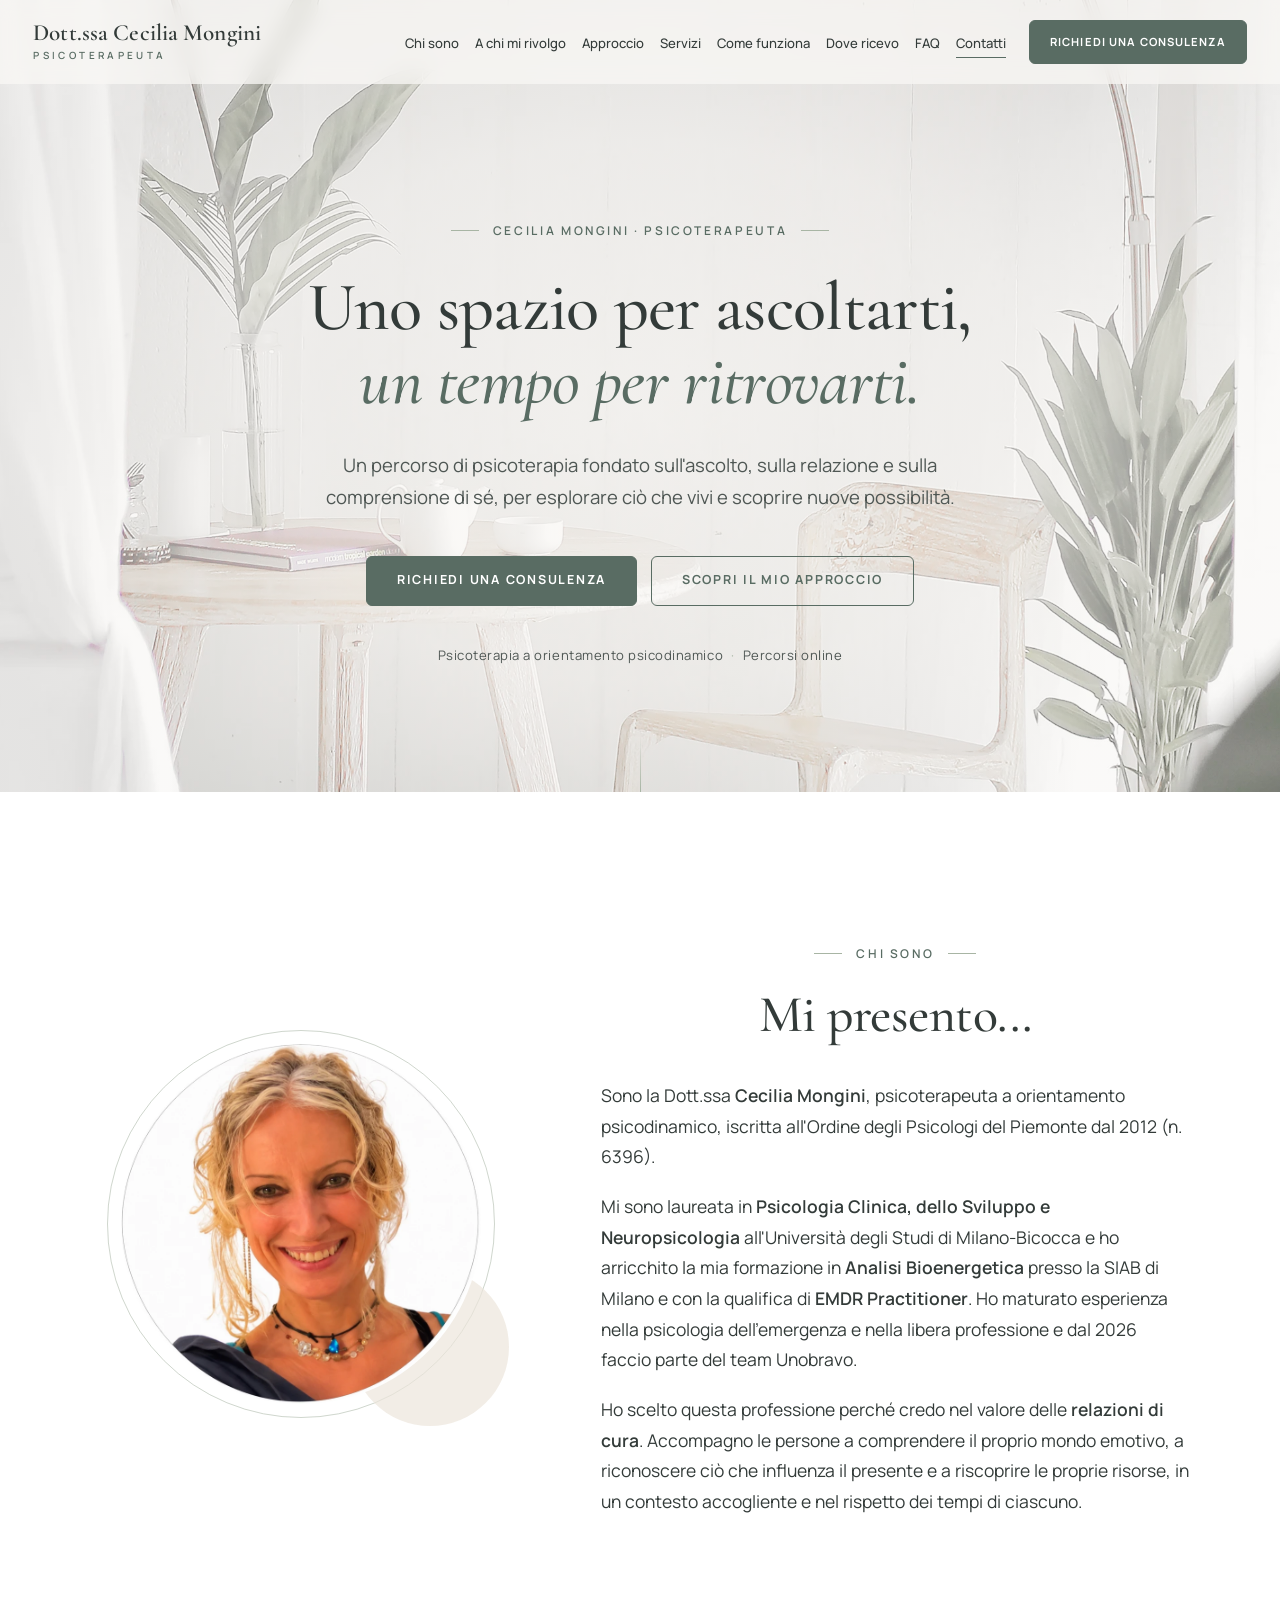
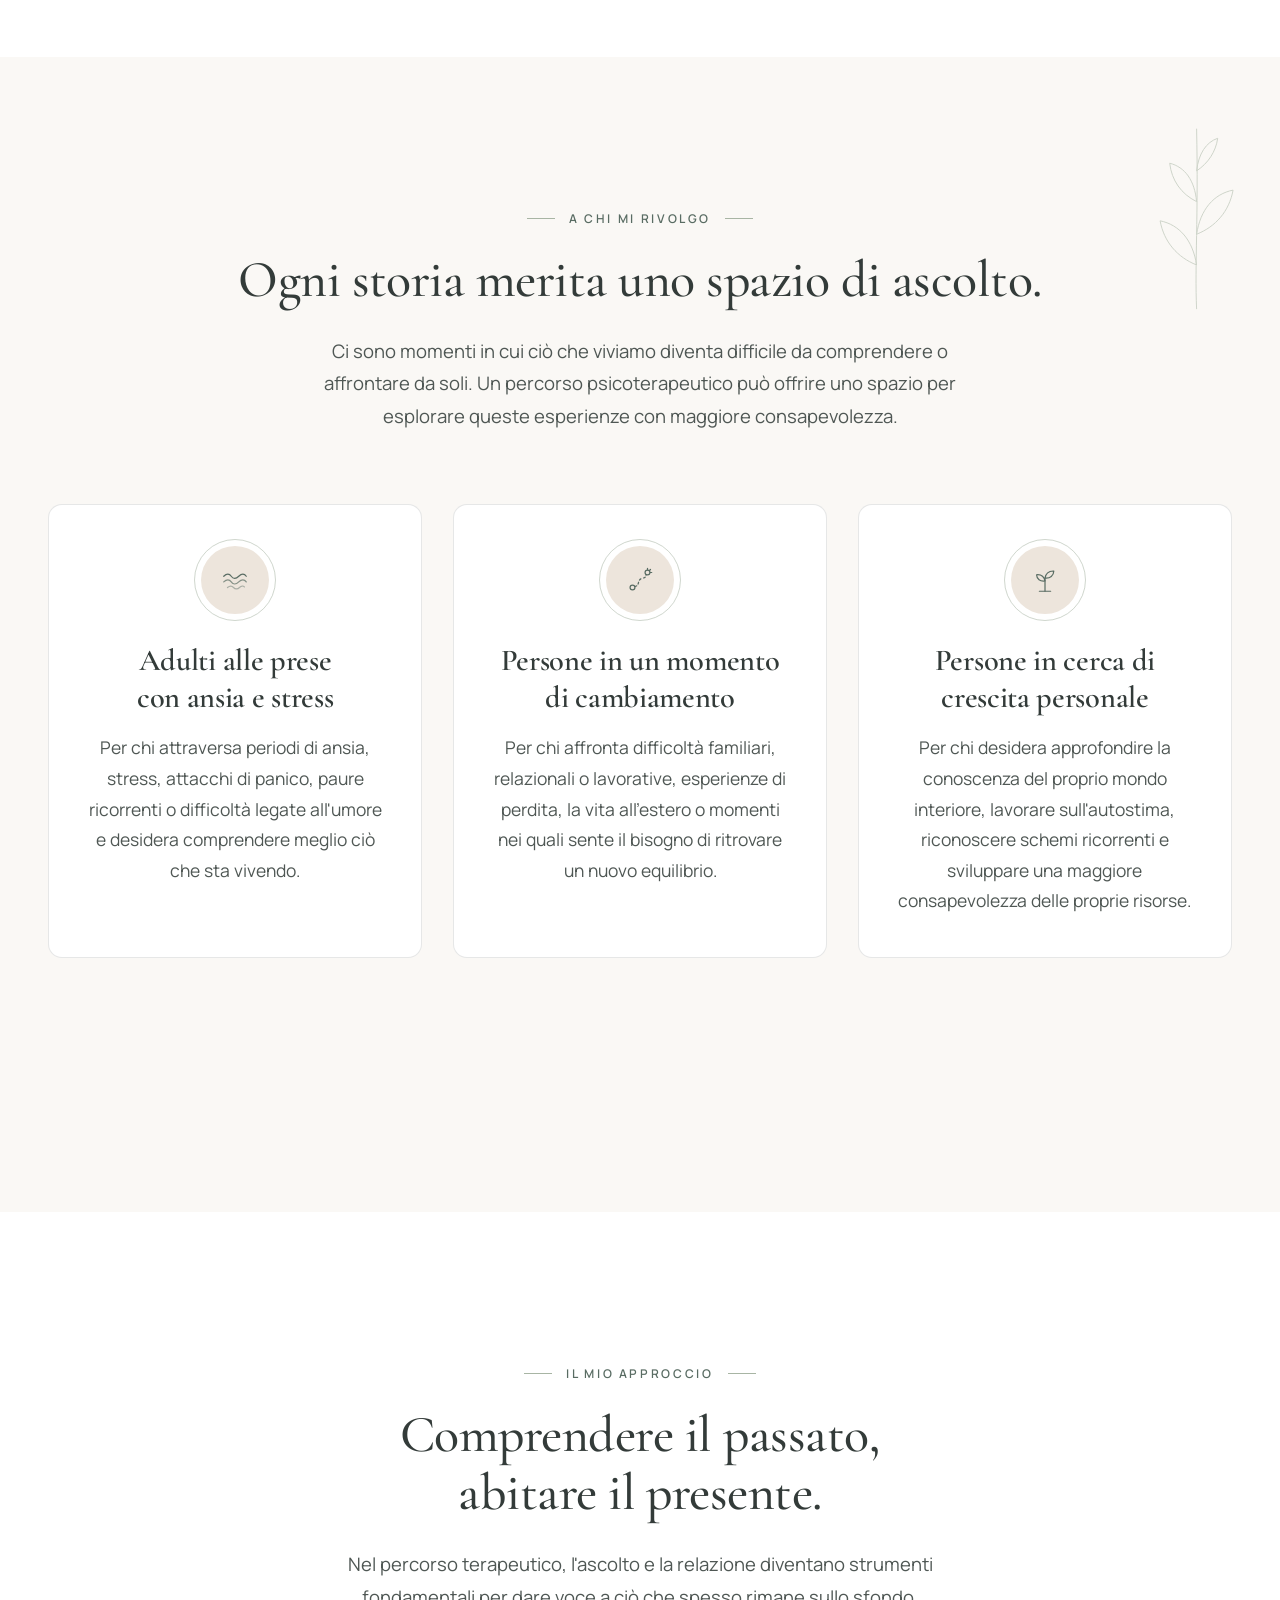
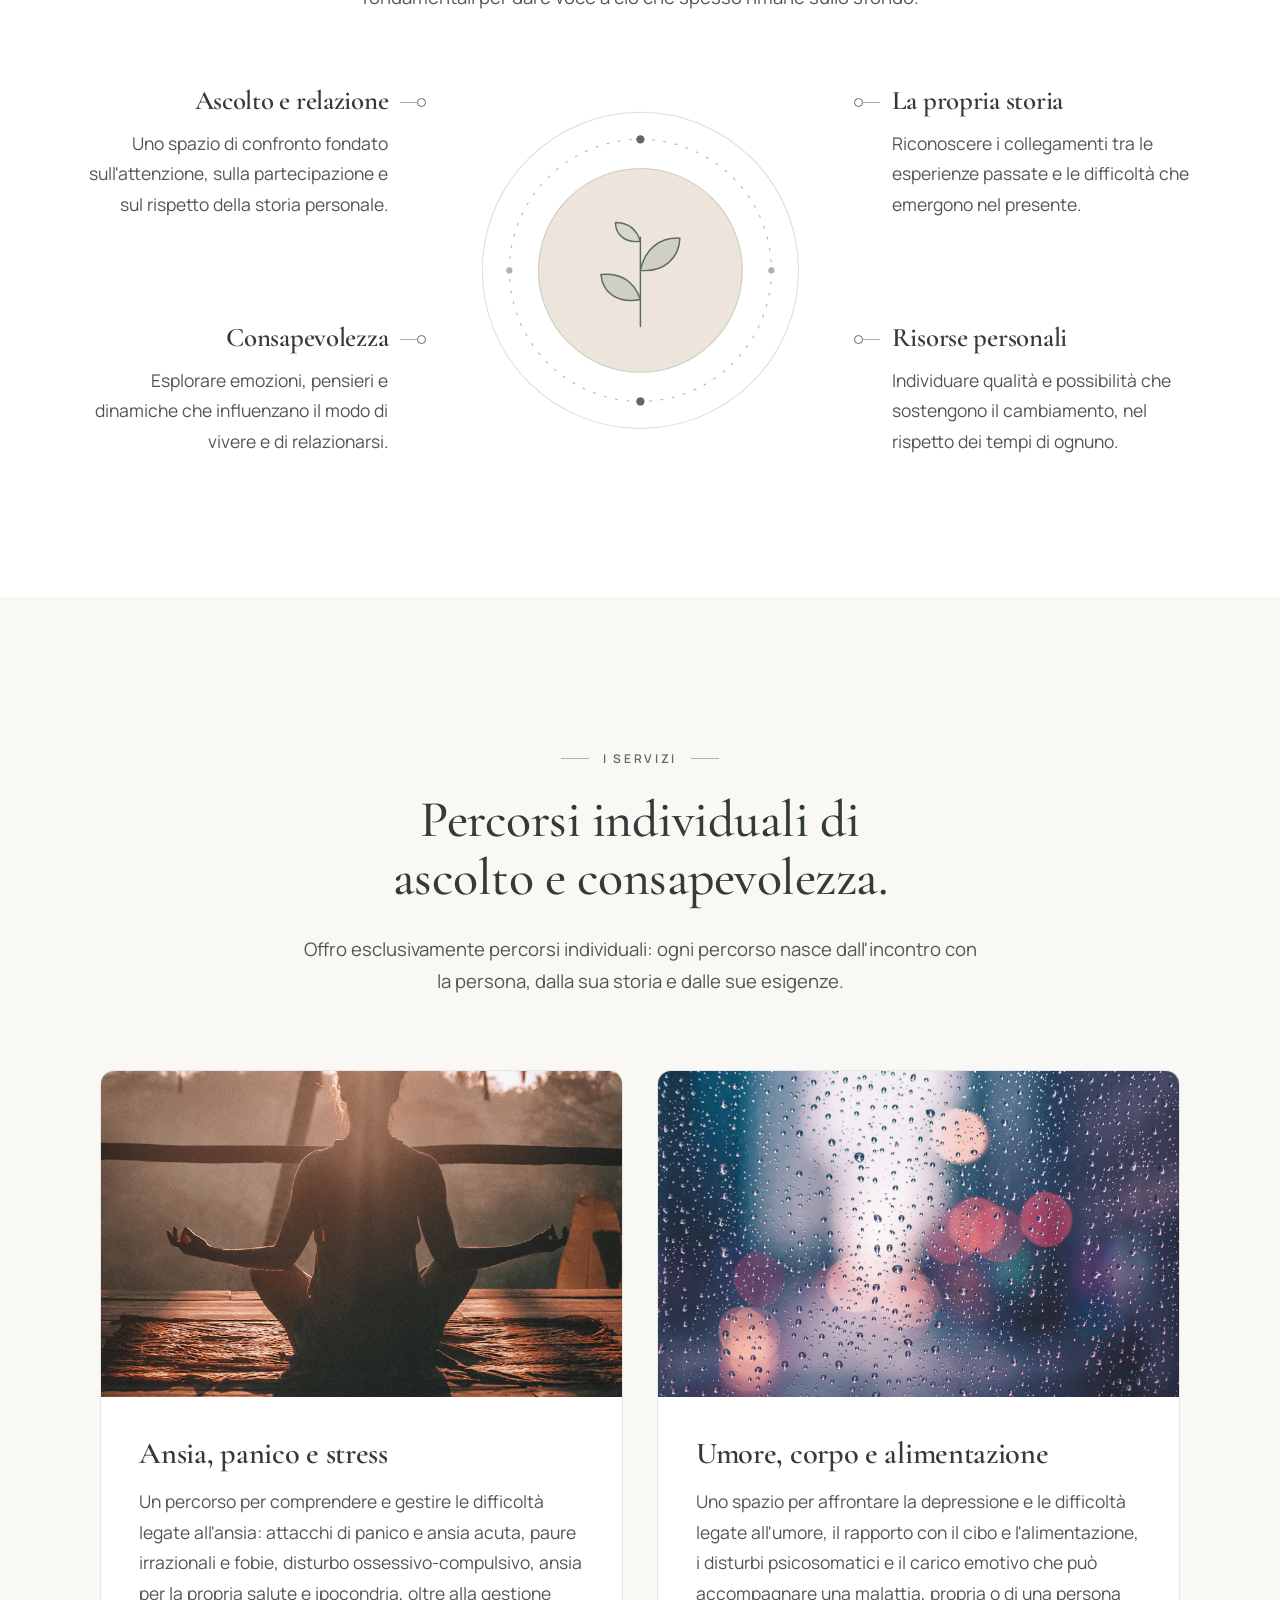
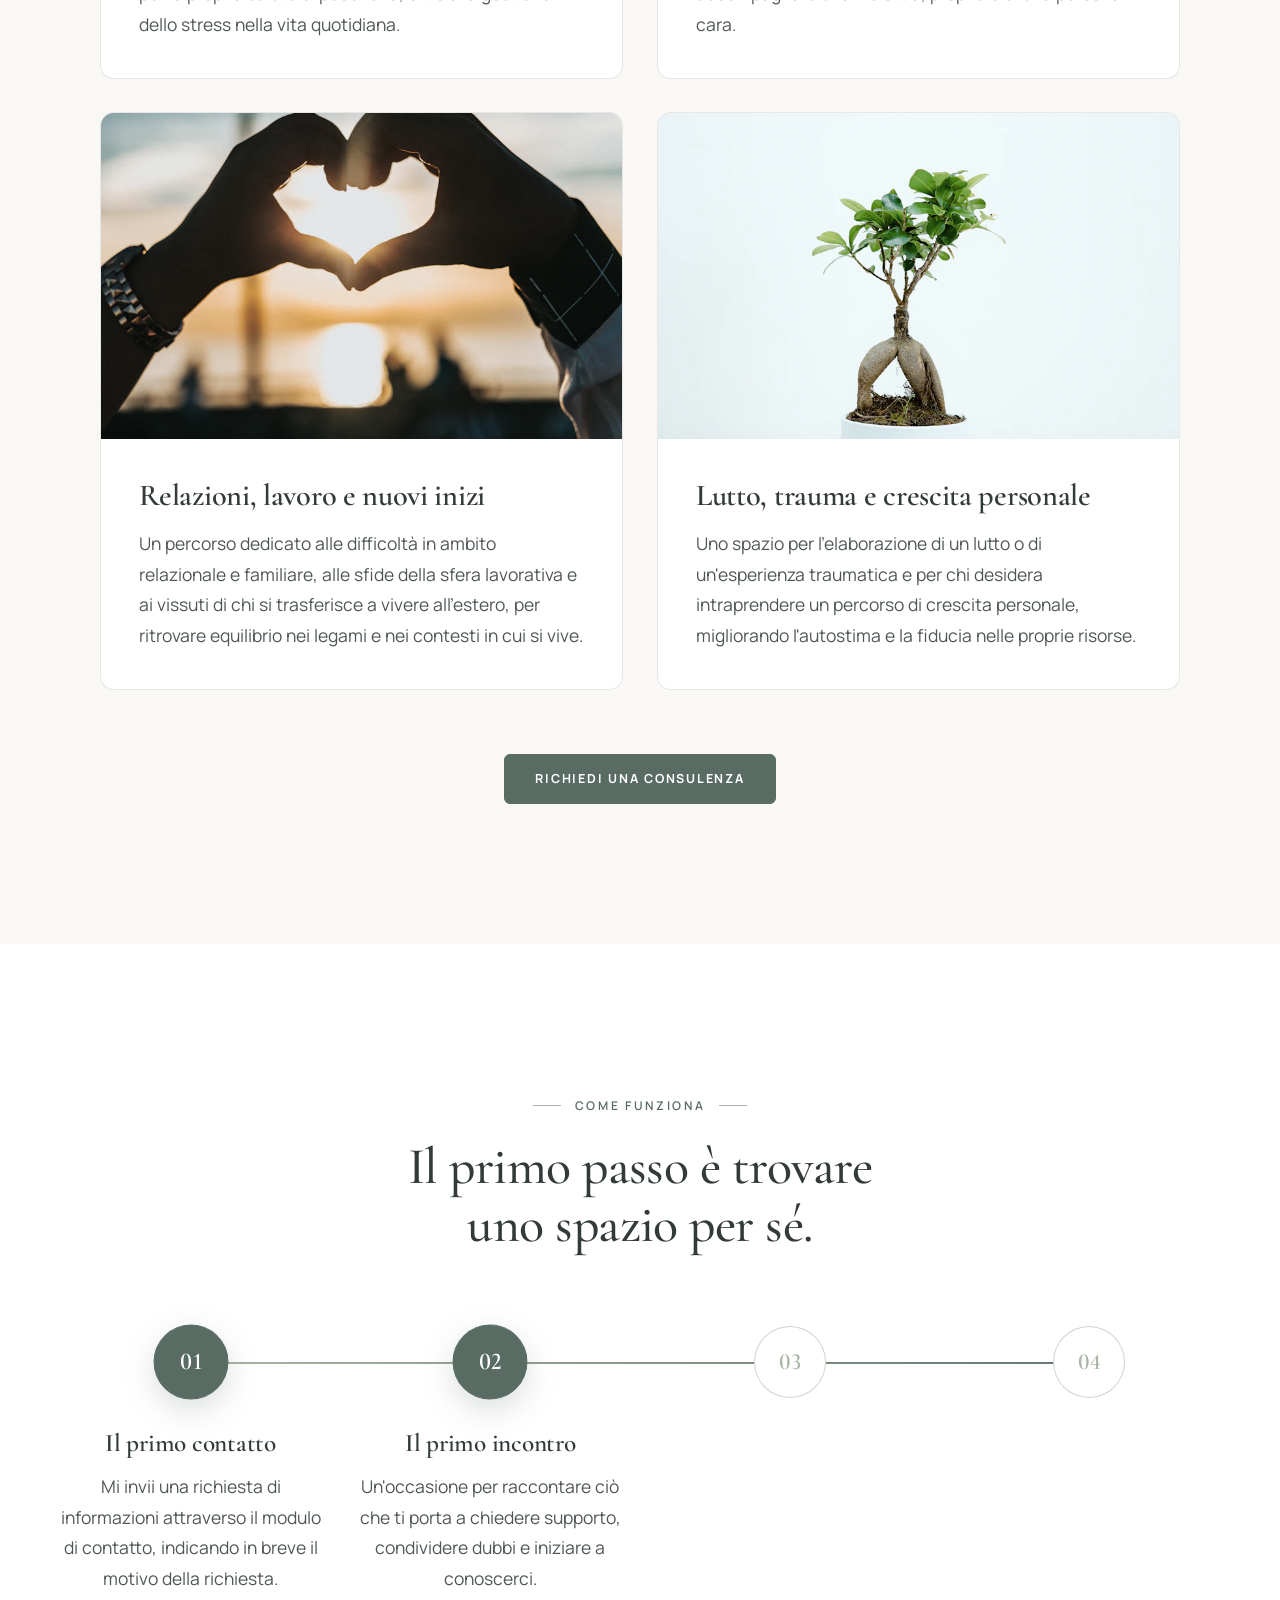
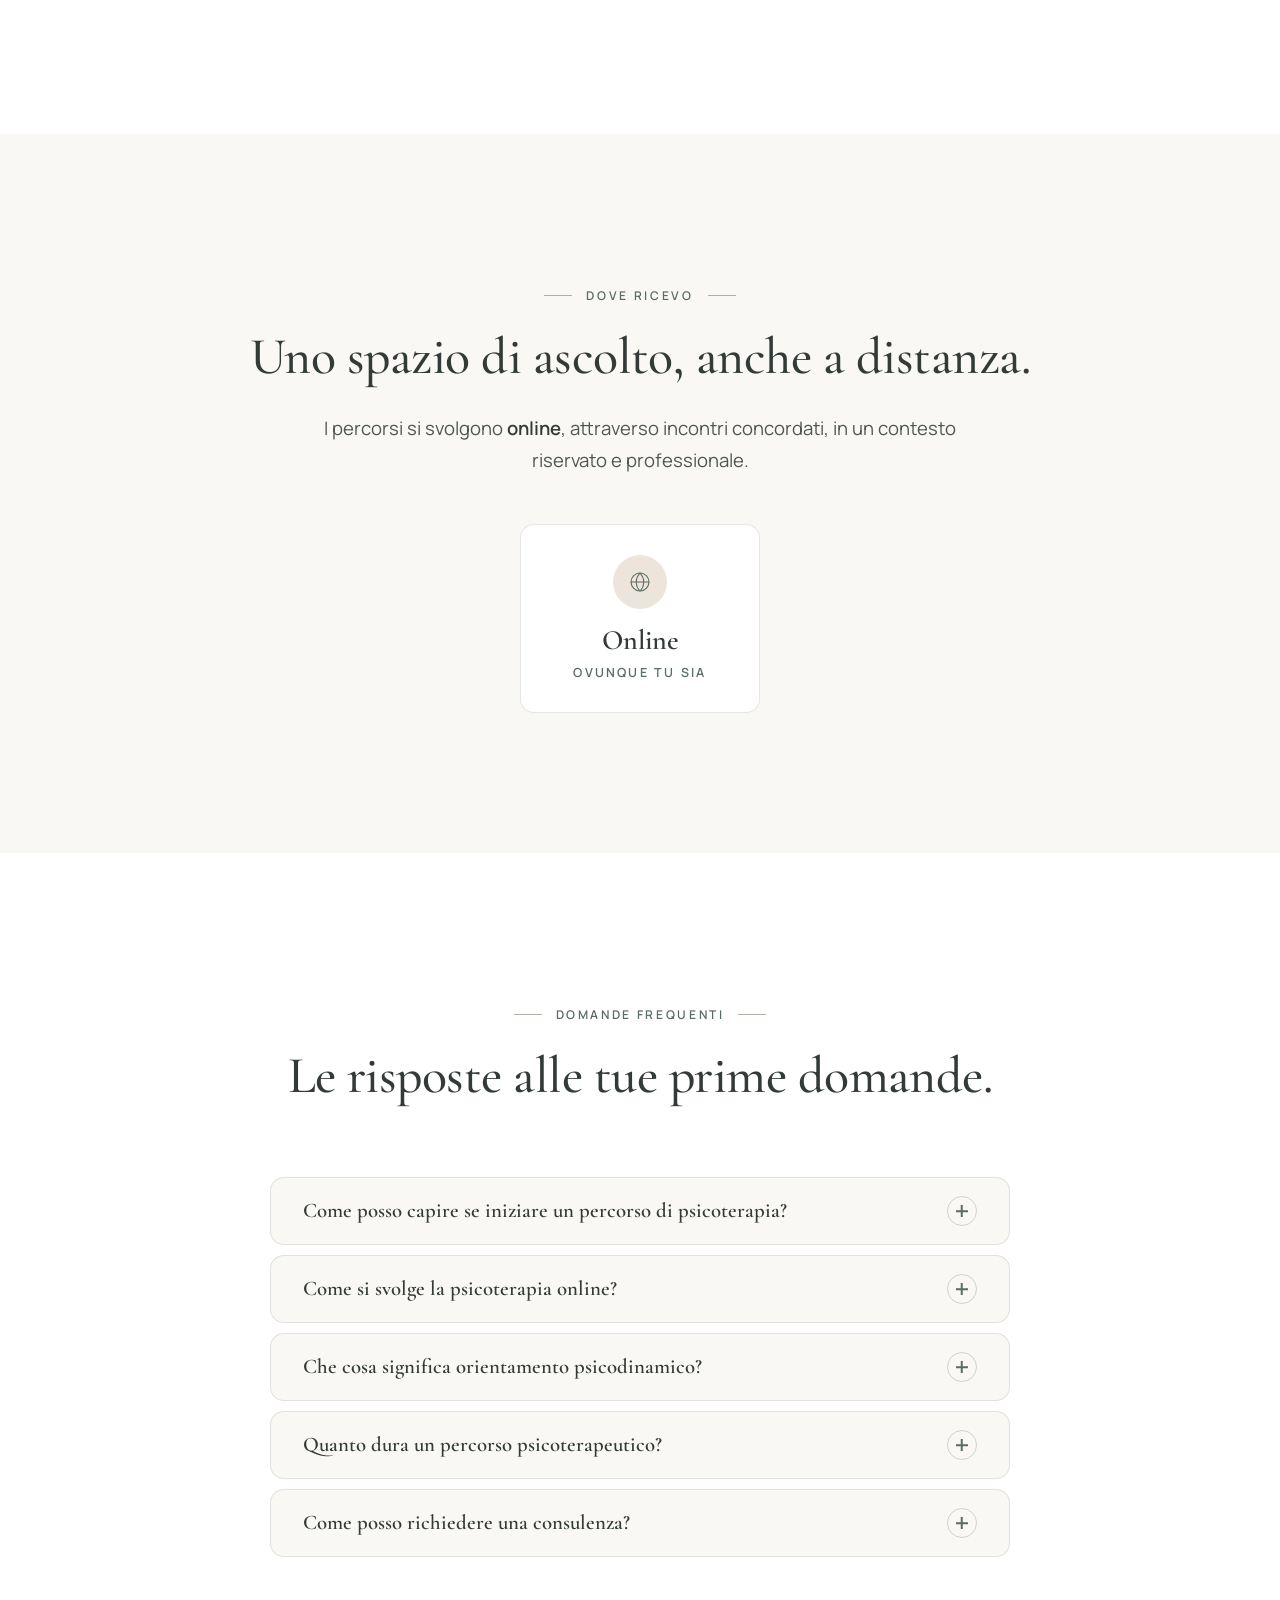
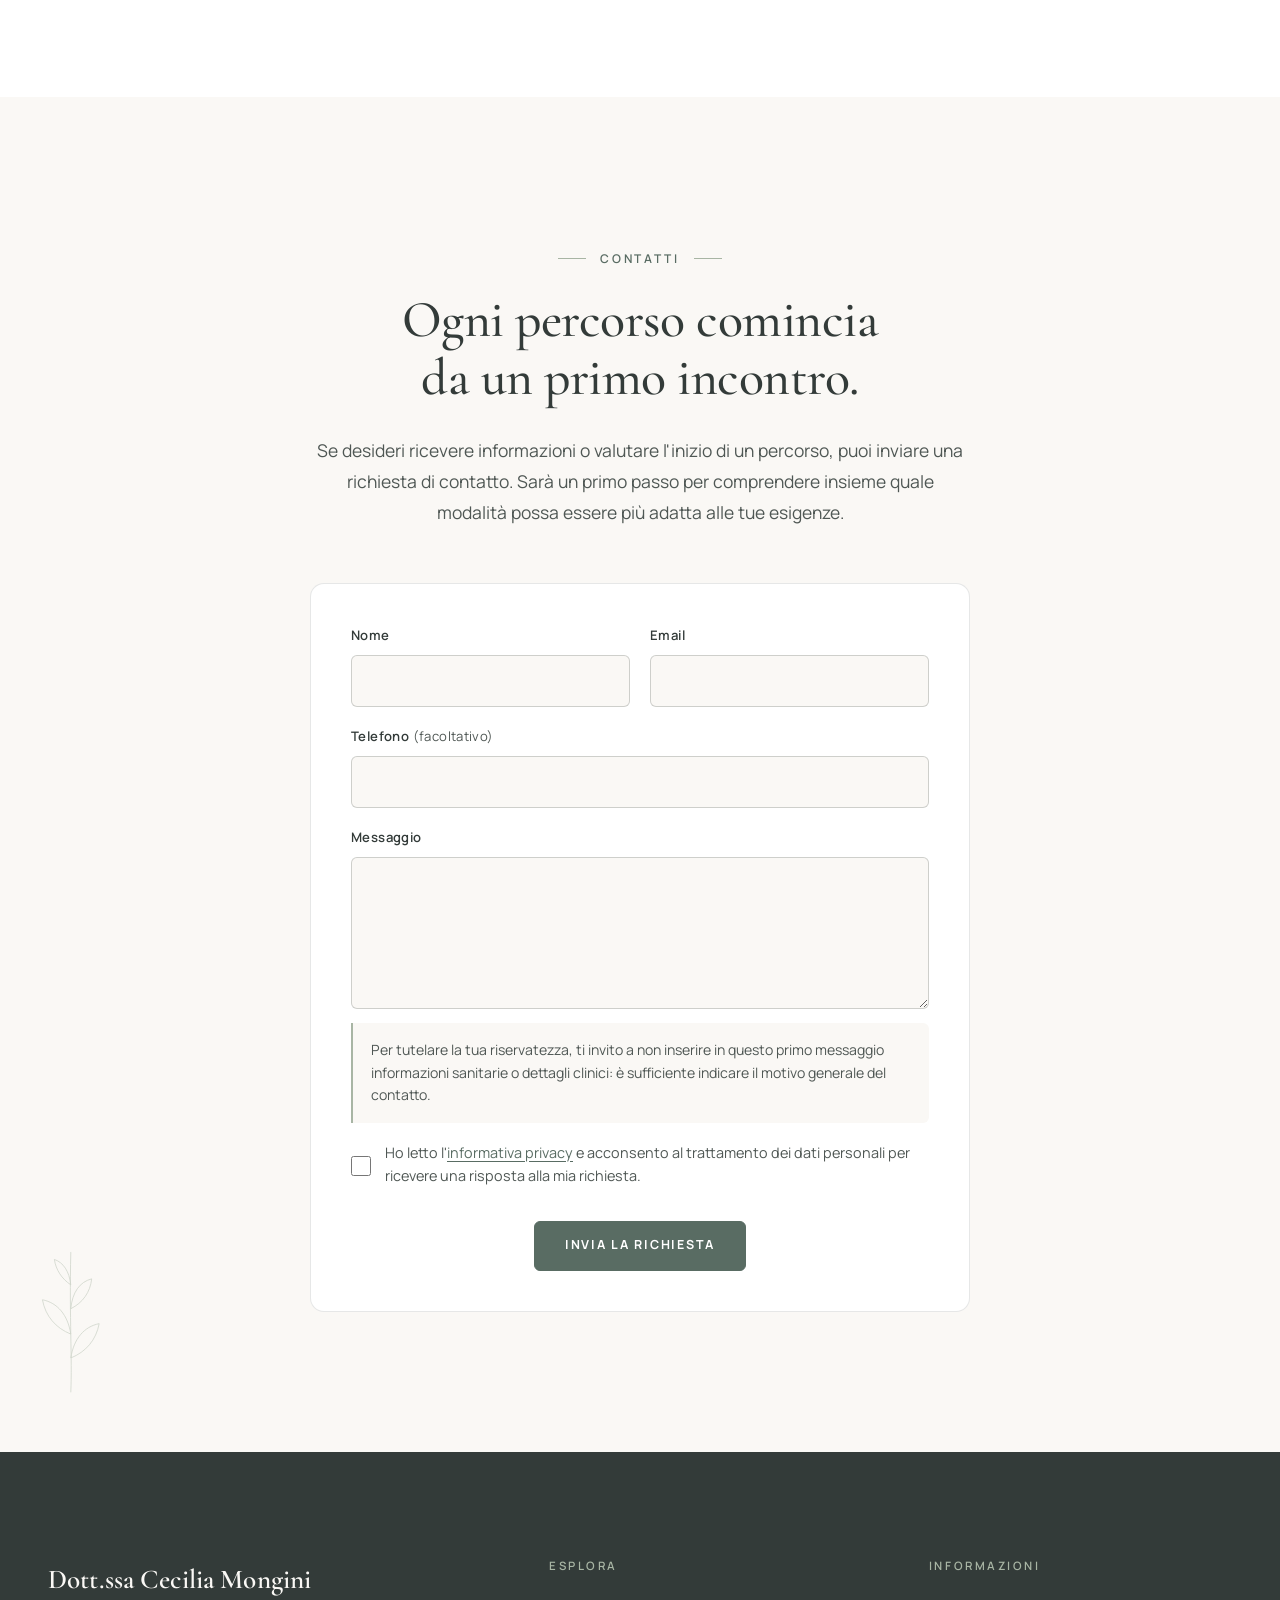
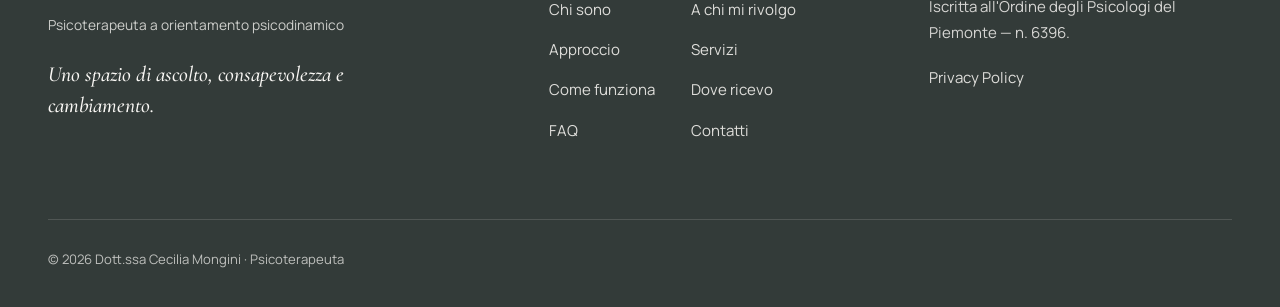
<file: index.html>
<!doctype html>
<html lang="it" class="no-js">
<head>
  <meta charset="utf-8">
  <meta name="viewport" content="width=device-width, initial-scale=1">
  <title>Cecilia Mongini | Psicoterapeuta Psicodinamica Online</title>
  <meta name="description" content="Cecilia Mongini, psicoterapeuta a orientamento psicodinamico. Percorsi di psicoterapia online dedicati all'ascolto, alla consapevolezza e al benessere emotivo.">
  <meta name="theme-color" content="#FAF8F5">
  <!-- Impostare l'URL definitivo del dominio quando disponibile -->
  <!-- <link rel="canonical" href="https://www.dominio-definitivo.it/"> -->
  <meta property="og:type" content="website">
  <meta property="og:locale" content="it_IT">
  <meta property="og:title" content="Cecilia Mongini | Psicoterapeuta Psicodinamica Online">
  <meta property="og:description" content="Psicoterapia a orientamento psicodinamico, con percorsi online: uno spazio di ascolto, consapevolezza e cambiamento.">
  <meta property="og:image" content="assets/img/hero-1200.webp">

  <link rel="preload" href="assets/fonts/cormorant-garamond.woff2" as="font" type="font/woff2" crossorigin>
  <link rel="preload" href="assets/fonts/manrope.woff2" as="font" type="font/woff2" crossorigin>
  <link rel="preload" as="image" href="assets/img/hero-2200.webp"
        imagesrcset="assets/img/hero-700.webp 700w, assets/img/hero-1200.webp 1200w, assets/img/hero-2200.webp 2200w" imagesizes="100vw">
  <link rel="stylesheet" href="assets/css/style.css">
  <link rel="icon" href="data:image/svg+xml,%3Csvg xmlns='http://www.w3.org/2000/svg' viewBox='0 0 64 64'%3E%3Crect width='64' height='64' rx='14' fill='%23596C63'/%3E%3Ctext x='32' y='43' font-family='Georgia,serif' font-size='30' text-anchor='middle' fill='%23FAF8F5'%3ECM%3C/text%3E%3C/svg%3E">
  <script>document.documentElement.classList.remove("no-js");</script>
</head>
<body>
  <a class="skip-link" href="#contenuto">Vai al contenuto</a>

  <!-- ============================== 1. HEADER ============================== -->
  <header class="site-header">
    <div class="header-inner">
      <!-- Wordmark tipografico provvisorio: sostituire con il logo ufficiale quando disponibile -->
      <a class="wordmark" href="#top" aria-label="Dott.ssa Cecilia Mongini, Psicoterapeuta — torna all'inizio">
        <span class="wordmark-name">Dott.ssa Cecilia Mongini</span>
        <span class="wordmark-role">Psicoterapeuta</span>
      </a>

      <button class="nav-toggle" type="button" aria-expanded="false" aria-controls="main-nav" aria-label="Apri il menu">
        <span class="nav-toggle-bars" aria-hidden="true"><span></span><span></span><span></span></span>
      </button>

      <nav class="main-nav" id="main-nav" aria-label="Navigazione principale">
        <ul class="nav-list">
          <li><a href="#chi-sono">Chi sono</a></li>
          <li><a href="#a-chi-mi-rivolgo">A chi mi rivolgo</a></li>
          <li><a href="#approccio">Approccio</a></li>
          <li><a href="#servizi">Servizi</a></li>
          <li><a href="#come-funziona">Come funziona</a></li>
          <li><a href="#dove-ricevo">Dove ricevo</a></li>
          <li><a href="#faq">FAQ</a></li>
          <li><a href="#contatti">Contatti</a></li>
        </ul>
        <a class="btn btn-primary header-cta" href="#contatti">Richiedi una consulenza</a>
      </nav>
    </div>
  </header>

  <main id="contenuto">

    <!-- ============================== 2. HERO ============================== -->
    <section class="hero" id="top" aria-labelledby="hero-title">
      <picture class="hero-media" aria-hidden="true">
        <img src="assets/img/hero-1200.webp"
             srcset="assets/img/hero-700.webp 700w, assets/img/hero-1200.webp 1200w, assets/img/hero-2200.webp 2200w"
             sizes="100vw" alt="" width="2200" height="1200" fetchpriority="high" decoding="async">
      </picture>
      <div class="container">
        <div class="hero-content">
          <p class="eyebrow">Cecilia Mongini · Psicoterapeuta</p>
          <h1 id="hero-title"><span class="h1-a">Uno spazio per ascoltarti,</span> <span class="h1-b">un tempo per ritrovarti.</span></h1>
          <p class="hero-sub">Un percorso di psicoterapia fondato sull'ascolto, sulla relazione e sulla comprensione di sé, per esplorare ciò che vivi e scoprire nuove possibilità.</p>
          <div class="hero-actions">
            <a class="btn btn-primary" href="#contatti">Richiedi una consulenza</a>
            <a class="btn btn-secondary" href="#approccio">Scopri il mio approccio</a>
          </div>
          <p class="hero-micro">Psicoterapia a orientamento psicodinamico<span aria-hidden="true">·</span>Percorsi online</p>
        </div>
      </div>
      <span class="hero-line" aria-hidden="true"></span>
    </section>

    <!-- ============================== 3. CHI SONO ============================== -->
    <section class="section bg-bianco" id="chi-sono" aria-labelledby="chi-sono-title">
      <div class="container">
        <div class="about-layout">
          <header class="section-head about-head reveal">
            <p class="eyebrow">Chi sono</p>
            <h2 id="chi-sono-title">Mi presento...</h2>
          </header>

          <figure class="portrait reveal">
            <img src="assets/img/cecilia-mongini.webp" width="800" height="800" loading="lazy" decoding="async"
                 alt="Ritratto della Dott.ssa Cecilia Mongini, psicoterapeuta, sorridente su sfondo chiaro">
          </figure>

          <div class="about-text reveal">
            <p>Sono la Dott.ssa <strong>Cecilia Mongini</strong>, psicoterapeuta a orientamento psicodinamico, iscritta all'Ordine degli Psicologi del Piemonte dal 2012 (n. 6396).</p>
            <p>Mi sono laureata in <strong>Psicologia Clinica, dello Sviluppo e Neuropsicologia</strong> all'Università degli Studi di Milano-Bicocca e ho arricchito la mia formazione in <strong>Analisi Bioenergetica</strong> presso la SIAB di Milano e con la qualifica di <strong>EMDR Practitioner</strong>. Ho maturato esperienza nella psicologia dell'emergenza e nella libera professione e dal 2026 faccio parte del team Unobravo.</p>
            <p>Ho scelto questa professione perché credo nel valore delle <strong>relazioni di cura</strong>. Accompagno le persone a comprendere il proprio mondo emotivo, a riconoscere ciò che influenza il presente e a riscoprire le proprie risorse, in un contesto accogliente e nel rispetto dei tempi di ciascuno.</p>
          </div>
        </div>
      </div>
    </section>

    <!-- ============================== 4. A CHI MI RIVOLGO ============================== -->
    <section class="section bg-avorio" id="a-chi-mi-rivolgo" aria-labelledby="rivolgo-title">
      <svg class="botanical botanical-a" viewBox="0 0 120 200" fill="none" stroke="currentColor" stroke-width="1" aria-hidden="true">
        <path d="M60 196 C58 150 62 100 60 8"/>
        <path d="M60 150 C40 142 26 126 22 104 C42 108 56 124 60 150Z"/>
        <path d="M60 118 C80 110 94 94 98 72 C78 76 64 92 60 118Z"/>
        <path d="M60 84 C44 76 34 62 32 44 C48 48 58 62 60 84Z"/>
        <path d="M60 52 C72 44 80 32 82 18 C70 22 62 34 60 52Z"/>
      </svg>
      <div class="container">
        <header class="section-head reveal">
          <p class="eyebrow">A chi mi rivolgo</p>
          <h2 id="rivolgo-title">Ogni storia merita uno spazio di ascolto.</h2>
          <p class="lead">Ci sono momenti in cui ciò che viviamo diventa difficile da comprendere o affrontare da soli. Un percorso psicoterapeutico può offrire uno spazio per esplorare queste esperienze con maggiore consapevolezza.</p>
        </header>

        <div class="cards-3">
          <article class="card reveal">
            <span class="card-icon" aria-hidden="true">
              <!-- onde: respiro, ansia che si quieta -->
              <svg viewBox="0 0 32 32" fill="none" stroke="currentColor" stroke-width="1.3" stroke-linecap="round" stroke-linejoin="round">
                <path d="M4 12c3-3 6-3 8 0s5 3 8 0 6-3 8 0"/>
                <path d="M4 18c3-3 6-3 8 0s5 3 8 0 6-3 8 0" opacity=".7"/>
                <path d="M8 24c2.4-2 4.6-2 6.4 0s4.4 2 6.4 0 4-2 5.2-.6" opacity=".45"/>
              </svg>
            </span>
            <h3>Adulti alle prese con ansia e stress</h3>
            <p>Per chi attraversa periodi di ansia, stress, attacchi di panico, paure ricorrenti o difficoltà legate all'umore e desidera comprendere meglio ciò che sta vivendo.</p>
          </article>
          <article class="card reveal">
            <span class="card-icon" aria-hidden="true">
              <!-- sentiero: transizioni e cambiamenti -->
              <svg viewBox="0 0 32 32" fill="none" stroke="currentColor" stroke-width="1.3" stroke-linecap="round" stroke-linejoin="round">
                <circle cx="8" cy="24" r="2.6"/>
                <circle cx="24" cy="8" r="2.6"/>
                <path d="M10.4 23c6-1 2-7 7.6-8.6S22 12 22.6 10.2" stroke-dasharray="2 2.6"/>
                <path d="M24 3.5v1.6M28.5 8h-1.6M27.2 4.8l-1.1 1.1"/>
              </svg>
            </span>
            <h3>Persone in un momento di cambiamento</h3>
            <p>Per chi affronta difficoltà familiari, relazionali o lavorative, esperienze di perdita, la vita all'estero o momenti nei quali sente il bisogno di ritrovare un nuovo equilibrio.</p>
          </article>
          <article class="card reveal">
            <span class="card-icon" aria-hidden="true">
              <!-- germoglio: crescita personale -->
              <svg viewBox="0 0 32 32" fill="none" stroke="currentColor" stroke-width="1.3" stroke-linecap="round" stroke-linejoin="round">
                <path d="M16 28V14"/>
                <path d="M16 17c-1-4.6-4.6-7-9-6.6.2 4.6 3.8 7.4 9 6.6Z"/>
                <path d="M16 14c.8-4.8 4.4-7.8 9.4-7.6-.2 5-3.8 8.2-9.4 7.6Z"/>
                <path d="M10 28h12"/>
              </svg>
            </span>
            <h3>Persone in cerca di crescita personale</h3>
            <p>Per chi desidera approfondire la conoscenza del proprio mondo interiore, lavorare sull'autostima, riconoscere schemi ricorrenti e sviluppare una maggiore consapevolezza delle proprie risorse.</p>
          </article>
        </div>

        <div class="section-cta reveal">
          <a class="btn btn-primary" href="#contatti">Richiedi una consulenza</a>
        </div>
      </div>
    </section>

    <!-- ============================== 5. IL MIO APPROCCIO ============================== -->
    <section class="section bg-bianco" id="approccio" aria-labelledby="approccio-title">
      <div class="container">
        <header class="section-head reveal">
          <p class="eyebrow">Il mio approccio</p>
          <h2 id="approccio-title">Comprendere il passato, abitare il presente.</h2>
          <p class="lead">Nel percorso terapeutico, l'ascolto e la relazione diventano strumenti fondamentali per dare voce a ciò che spesso rimane sullo sfondo.</p>
        </header>

        <div class="orbit">
          <ul class="orbit-list">
            <li class="orbit-item orbit-left reveal">
              <h3>Ascolto e relazione</h3>
              <p>Uno spazio di confronto fondato sull'attenzione, sulla partecipazione e sul rispetto della storia personale.</p>
            </li>
            <li class="orbit-item orbit-left reveal">
              <h3>Consapevolezza</h3>
              <p>Esplorare emozioni, pensieri e dinamiche che influenzano il modo di vivere e di relazionarsi.</p>
            </li>
            <li class="orbit-item orbit-right reveal">
              <h3>La propria storia</h3>
              <p>Riconoscere i collegamenti tra le esperienze passate e le difficoltà che emergono nel presente.</p>
            </li>
            <li class="orbit-item orbit-right reveal">
              <h3>Risorse personali</h3>
              <p>Individuare qualità e possibilità che sostengono il cambiamento, nel rispetto dei tempi di ognuno.</p>
            </li>
          </ul>

          <div class="orbit-center reveal" aria-hidden="true">
            <svg viewBox="0 0 320 320" fill="none">
              <circle cx="160" cy="160" r="152" stroke="#A8B5A4" stroke-opacity=".45"/>
              <circle class="orbit-spin" cx="160" cy="160" r="126" stroke="#596C63" stroke-opacity=".5" stroke-dasharray="2 9" stroke-linecap="round"/>
              <circle cx="160" cy="160" r="98" fill="#EDE5DC"/>
              <circle cx="160" cy="160" r="98" stroke="#A8B5A4" stroke-opacity=".6"/>
              <g class="orbit-spin-rev">
                <circle cx="160" cy="34" r="4" fill="#596C63"/>
                <circle cx="286" cy="160" r="3" fill="#A8B5A4"/>
                <circle cx="160" cy="286" r="4" fill="#596C63"/>
                <circle cx="34" cy="160" r="3" fill="#A8B5A4"/>
              </g>
              <g stroke="#596C63" stroke-width="1.4" stroke-linecap="round" stroke-linejoin="round">
                <path d="M160 214V128"/>
                <path d="M160 188c-6-18-20-26-38-24 2 18 16 28 38 24Z" fill="#A8B5A4" fill-opacity=".45"/>
                <path d="M160 160c4-20 18-32 38-31-1 20-16 33-38 31Z" fill="#A8B5A4" fill-opacity=".45"/>
                <path d="M160 132c-4-12-12-18-24-18 0 12 10 20 24 18Z" fill="#A8B5A4" fill-opacity=".3"/>
              </g>
            </svg>
          </div>
        </div>
      </div>
    </section>

    <!-- ============================== 6. I SERVIZI ============================== -->
    <section class="section bg-avorio" id="servizi" aria-labelledby="servizi-title">
      <div class="container">
        <header class="section-head reveal">
          <p class="eyebrow">I servizi</p>
          <h2 id="servizi-title">Percorsi individuali di ascolto e consapevolezza.</h2>
          <p class="lead">Offro esclusivamente percorsi individuali: ogni percorso nasce dall'incontro con la persona, dalla sua storia e dalle sue esigenze.</p>
        </header>

        <div class="services-grid">
          <article class="service-card reveal">
            <div class="service-media">
              <img src="assets/img/ansia-800.webp" srcset="assets/img/ansia-480.webp 480w, assets/img/ansia-800.webp 800w"
                   sizes="(max-width: 767px) 92vw, 520px" width="800" height="600" loading="lazy" decoding="async"
                   alt="Figura in controluce seduta in meditazione nella luce calda del tramonto">
            </div>
            <div class="service-body">
              <h3>Ansia, panico e stress</h3>
              <p>Un percorso per comprendere e gestire le difficoltà legate all'ansia: attacchi di panico e ansia acuta, paure irrazionali e fobie, disturbo ossessivo-compulsivo, ansia per la propria salute e ipocondria, oltre alla gestione dello stress nella vita quotidiana.</p>
            </div>
          </article>
          <article class="service-card reveal">
            <div class="service-media">
              <img src="assets/img/umore-800.webp" srcset="assets/img/umore-480.webp 480w, assets/img/umore-800.webp 800w"
                   sizes="(max-width: 767px) 92vw, 520px" width="800" height="600" loading="lazy" decoding="async"
                   alt="Gocce di pioggia su un vetro, con luci calde sfocate sullo sfondo">
            </div>
            <div class="service-body">
              <h3>Umore, corpo e alimentazione</h3>
              <p>Uno spazio per affrontare la depressione e le difficoltà legate all'umore, il rapporto con il cibo e l'alimentazione, i disturbi psicosomatici e il carico emotivo che può accompagnare una malattia, propria o di una persona cara.</p>
            </div>
          </article>
          <article class="service-card reveal">
            <div class="service-media">
              <img src="assets/img/relazioni-800.webp" srcset="assets/img/relazioni-480.webp 480w, assets/img/relazioni-800.webp 800w"
                   sizes="(max-width: 767px) 92vw, 520px" width="800" height="600" loading="lazy" decoding="async"
                   alt="Due mani che formano un cuore controluce nel sole del tramonto">
            </div>
            <div class="service-body">
              <h3>Relazioni, lavoro e nuovi inizi</h3>
              <p>Un percorso dedicato alle difficoltà in ambito relazionale e familiare, alle sfide della sfera lavorativa e ai vissuti di chi si trasferisce a vivere all'estero, per ritrovare equilibrio nei legami e nei contesti in cui si vive.</p>
            </div>
          </article>
          <article class="service-card reveal">
            <div class="service-media">
              <img src="assets/img/crescita-800.webp" srcset="assets/img/crescita-480.webp 480w, assets/img/crescita-800.webp 800w"
                   sizes="(max-width: 767px) 92vw, 520px" width="800" height="600" loading="lazy" decoding="async"
                   alt="Piccolo albero che cresce radicato su una pietra, su sfondo chiaro">
            </div>
            <div class="service-body">
              <h3>Lutto, trauma e crescita personale</h3>
              <p>Uno spazio per l'elaborazione di un lutto o di un'esperienza traumatica e per chi desidera intraprendere un percorso di crescita personale, migliorando l'autostima e la fiducia nelle proprie risorse.</p>
            </div>
          </article>
        </div>

        <div class="section-cta reveal">
          <a class="btn btn-primary" href="#contatti">Richiedi una consulenza</a>
        </div>
      </div>
    </section>

    <!-- ============================== 7. COME FUNZIONA ============================== -->
    <section class="section bg-bianco" id="come-funziona" aria-labelledby="funziona-title">
      <div class="container">
        <header class="section-head reveal">
          <p class="eyebrow">Come funziona</p>
          <h2 id="funziona-title">Il primo passo è trovare uno spazio per sé.</h2>
        </header>

        <ol class="timeline">
          <li class="step">
            <span class="step-node" aria-hidden="true"><span>01</span></span>
            <h3><span class="visually-hidden">Passaggio 1: </span>Il primo contatto</h3>
            <p>Mi invii una richiesta di informazioni attraverso il modulo di contatto, indicando in breve il motivo della richiesta.</p>
          </li>
          <li class="step">
            <span class="step-node" aria-hidden="true"><span>02</span></span>
            <h3><span class="visually-hidden">Passaggio 2: </span>Il primo incontro</h3>
            <p>Un'occasione per raccontare ciò che ti porta a chiedere supporto, condividere dubbi e iniziare a conoscerci.</p>
          </li>
          <li class="step">
            <span class="step-node" aria-hidden="true"><span>03</span></span>
            <h3><span class="visually-hidden">Passaggio 3: </span>La definizione del percorso</h3>
            <p>Insieme comprendiamo le tue esigenze e valutiamo, se opportuno, gli obiettivi e la frequenza degli incontri.</p>
          </li>
          <li class="step">
            <span class="step-node" aria-hidden="true"><span>04</span></span>
            <h3><span class="visually-hidden">Passaggio 4: </span>Il percorso terapeutico</h3>
            <p>Un cammino personalizzato, costruito nel rispetto dei tuoi bisogni e dei tuoi tempi.</p>
          </li>
        </ol>
      </div>
    </section>

    <!-- ============================== 8. DOVE RICEVO ============================== -->
    <section class="section bg-avorio" id="dove-ricevo" aria-labelledby="dove-title">
      <div class="container">
        <header class="section-head reveal">
          <p class="eyebrow">Dove ricevo</p>
          <h2 id="dove-title">Uno spazio di ascolto, anche a distanza.</h2>
          <p class="lead">I percorsi si svolgono <strong>online</strong>, attraverso incontri concordati, in un contesto riservato e professionale.</p>
        </header>

        <div class="where-badge reveal">
          <span class="where-icon" aria-hidden="true">
            <svg viewBox="0 0 32 32" fill="none" stroke="currentColor" stroke-width="1.3" stroke-linecap="round" stroke-linejoin="round">
              <circle cx="16" cy="16" r="11"/>
              <path d="M5 16h22M16 5c3 3.2 4.6 7 4.6 11S19 24 16 27c-3-3-4.6-7-4.6-11S13 8.2 16 5Z"/>
            </svg>
          </span>
          <span class="where-label">Online</span>
          <span class="where-sub">Ovunque tu sia</span>
        </div>
        <!-- Se in futuro verranno confermate sedi fisiche attive, aggiungerle qui. -->
      </div>
    </section>

    <!-- ============================== 9. FAQ ============================== -->
    <section class="section bg-bianco" id="faq" aria-labelledby="faq-title">
      <div class="container">
        <header class="section-head reveal">
          <p class="eyebrow">Domande frequenti</p>
          <h2 id="faq-title">Le risposte alle tue prime domande.</h2>
        </header>

        <div class="faq-list reveal">
          <div class="faq-item">
            <h3><button class="faq-trigger" type="button" aria-expanded="false" aria-controls="faq-1" id="faq-1-btn">
              Come posso capire se iniziare un percorso di psicoterapia?<span class="faq-icon" aria-hidden="true"></span></button></h3>
            <div class="faq-panel" id="faq-1" role="region" aria-labelledby="faq-1-btn"><div>
              <p>Ti suggerisco di prenderlo in considerazione quando senti il bisogno di comprendere meglio una difficoltà, affrontare un periodo complesso o dedicare uno spazio alla conoscenza di te. Nel primo incontro possiamo valutare insieme le tue esigenze.</p>
            </div></div>
          </div>
          <div class="faq-item">
            <h3><button class="faq-trigger" type="button" aria-expanded="false" aria-controls="faq-2" id="faq-2-btn">
              Come si svolge la psicoterapia online?<span class="faq-icon" aria-hidden="true"></span></button></h3>
            <div class="faq-panel" id="faq-2" role="region" aria-labelledby="faq-2-btn"><div>
              <p>Gli incontri si svolgono a distanza, con modalità che concordiamo insieme. Ti chiedo soltanto di avere a disposizione un ambiente riservato e una connessione adeguata, così da favorire il dialogo.</p>
            </div></div>
          </div>
          <div class="faq-item">
            <h3><button class="faq-trigger" type="button" aria-expanded="false" aria-controls="faq-3" id="faq-3-btn">
              Che cosa significa orientamento psicodinamico?<span class="faq-icon" aria-hidden="true"></span></button></h3>
            <div class="faq-panel" id="faq-3" role="region" aria-labelledby="faq-3-btn"><div>
              <p>È l'approccio con cui lavoro: insieme esploriamo il legame tra esperienze personali, emozioni, relazioni e processi inconsapevoli, per comprendere come possano influenzare il tuo presente.</p>
            </div></div>
          </div>
          <div class="faq-item">
            <h3><button class="faq-trigger" type="button" aria-expanded="false" aria-controls="faq-4" id="faq-4-btn">
              Quanto dura un percorso psicoterapeutico?<span class="faq-icon" aria-hidden="true"></span></button></h3>
            <div class="faq-panel" id="faq-4" role="region" aria-labelledby="faq-4-btn"><div>
              <p>Non esiste una durata uguale per tutti: dipende dalla situazione, dagli obiettivi e dall'andamento del lavoro. È un aspetto che valutiamo e ridefiniamo insieme nel corso del percorso.</p>
            </div></div>
          </div>
          <div class="faq-item">
            <h3><button class="faq-trigger" type="button" aria-expanded="false" aria-controls="faq-5" id="faq-5-btn">
              Come posso richiedere una consulenza?<span class="faq-icon" aria-hidden="true"></span></button></h3>
            <div class="faq-panel" id="faq-5" role="region" aria-labelledby="faq-5-btn"><div>
              <p>Puoi scrivermi attraverso la sezione <a href="#contatti">Contatti</a>: ti risponderò con le informazioni sulle modalità di incontro e sulla mia disponibilità.</p>
            </div></div>
          </div>
        </div>
      </div>
    </section>

    <!-- ============================== 10. CONTATTI ============================== -->
    <section class="section bg-avorio" id="contatti" aria-labelledby="contatti-title">
      <svg class="botanical botanical-b" viewBox="0 0 120 200" fill="none" stroke="currentColor" stroke-width="1" aria-hidden="true">
        <path d="M60 196 C58 150 62 100 60 8"/>
        <path d="M60 150 C40 142 26 126 22 104 C42 108 56 124 60 150Z"/>
        <path d="M60 118 C80 110 94 94 98 72 C78 76 64 92 60 118Z"/>
        <path d="M60 84 C44 76 34 62 32 44 C48 48 58 62 60 84Z"/>
        <path d="M60 52 C72 44 80 32 82 18 C70 22 62 34 60 52Z"/>
      </svg>
      <div class="container">
        <header class="section-head reveal" style="margin-bottom:28px">
          <p class="eyebrow">Contatti</p>
          <h2 id="contatti-title">Ogni percorso comincia da un primo incontro.</h2>
        </header>

        <div class="contact-wrap">
          <p class="contact-intro reveal">Se desideri ricevere informazioni o valutare l'inizio di un percorso, puoi inviare una richiesta di contatto. Sarà un primo passo per comprendere insieme quale modalità possa essere più adatta alle tue esigenze.</p>

          <!-- Recapiti diretti (email / telefono): inserire qui SOLO dopo conferma della professionista. -->

          <!--
            ATTIVAZIONE DEL MODULO
            Il modulo non invia nulla finché data-endpoint è vuoto: mostra un avviso e non simula invii.
            Per attivarlo inserire in data-endpoint l'URL HTTPS di un sistema di invio sicuro
            (destinatario reale confermato, conforme al GDPR).
          -->
          <form class="contact-form reveal" id="contact-form" data-endpoint="" novalidate>
            <div class="form-grid">
              <div class="field">
                <label for="nome">Nome</label>
                <input id="nome" name="nome" type="text" autocomplete="name" required aria-describedby="nome-error">
                <span class="field-error" id="nome-error" aria-live="polite"></span>
              </div>
              <div class="field">
                <label for="email">Email</label>
                <input id="email" name="email" type="email" autocomplete="email" inputmode="email" required aria-describedby="email-error">
                <span class="field-error" id="email-error" aria-live="polite"></span>
              </div>
              <div class="field field-full">
                <label for="telefono">Telefono <span class="optional">(facoltativo)</span></label>
                <input id="telefono" name="telefono" type="tel" autocomplete="tel" inputmode="tel">
              </div>
              <div class="field field-full">
                <label for="messaggio">Messaggio</label>
                <textarea id="messaggio" name="messaggio" rows="5" required aria-describedby="messaggio-note messaggio-error"></textarea>
                <span class="field-error" id="messaggio-error" aria-live="polite"></span>
                <p class="form-note" id="messaggio-note">Per tutelare la tua riservatezza, ti invito a non inserire in questo primo messaggio informazioni sanitarie o dettagli clinici: è sufficiente indicare il motivo generale del contatto.</p>
              </div>
              <div class="field field-full">
                <div class="consent">
                  <input id="privacy" name="privacy" type="checkbox" required aria-describedby="privacy-error">
                  <label for="privacy" style="font-weight:400;font-size:inherit;letter-spacing:0;color:inherit">Ho letto l'<a href="privacy-policy.html">informativa privacy</a> e acconsento al trattamento dei dati personali per ricevere una risposta alla mia richiesta.</label>
                </div>
                <span class="field-error" id="privacy-error" aria-live="polite"></span>
              </div>
            </div>
            <div class="form-actions">
              <button class="btn btn-primary" type="submit">Invia la richiesta</button>
            </div>
            <p class="form-status" role="status" aria-live="polite"></p>
          </form>
        </div>
      </div>
    </section>
  </main>

  <!-- ============================== 11. FOOTER ============================== -->
  <footer class="site-footer">
    <div class="container">
      <div class="footer-grid">
        <div class="footer-brand">
          <span class="wordmark-name">Dott.ssa Cecilia Mongini</span>
          <p class="footer-role">Psicoterapeuta a orientamento psicodinamico</p>
          <p class="footer-quote">Uno spazio di ascolto, consapevolezza e cambiamento.</p>
        </div>
        <nav aria-label="Link del footer">
          <p class="footer-title">Esplora</p>
          <ul class="footer-links footer-links-2col">
            <li><a href="#chi-sono">Chi sono</a></li>
            <li><a href="#a-chi-mi-rivolgo">A chi mi rivolgo</a></li>
            <li><a href="#approccio">Approccio</a></li>
            <li><a href="#servizi">Servizi</a></li>
            <li><a href="#come-funziona">Come funziona</a></li>
            <li><a href="#dove-ricevo">Dove ricevo</a></li>
            <li><a href="#faq">FAQ</a></li>
            <li><a href="#contatti">Contatti</a></li>
          </ul>
        </nav>
        <div>
          <p class="footer-title">Informazioni</p>
          <p style="margin-bottom:16px">Iscritta all'Ordine degli Psicologi del Piemonte — n. 6396.</p>
          <!-- Dati fiscali e professionali obbligatori (es. P. IVA): inserire qui dopo conferma. -->
          <ul class="footer-links">
            <li><a href="privacy-policy.html">Privacy Policy</a></li>
            <!-- Cookie Policy e gestione consensi: aggiungere solo se verranno introdotti strumenti che li richiedono. -->
          </ul>
        </div>
      </div>
      <div class="footer-bottom">
        <p>© <span id="year">2026</span> Dott.ssa Cecilia Mongini · Psicoterapeuta</p>
      </div>
    </div>
  </footer>

  <script src="assets/js/main.js" defer></script>
</body>
</html>
</file>
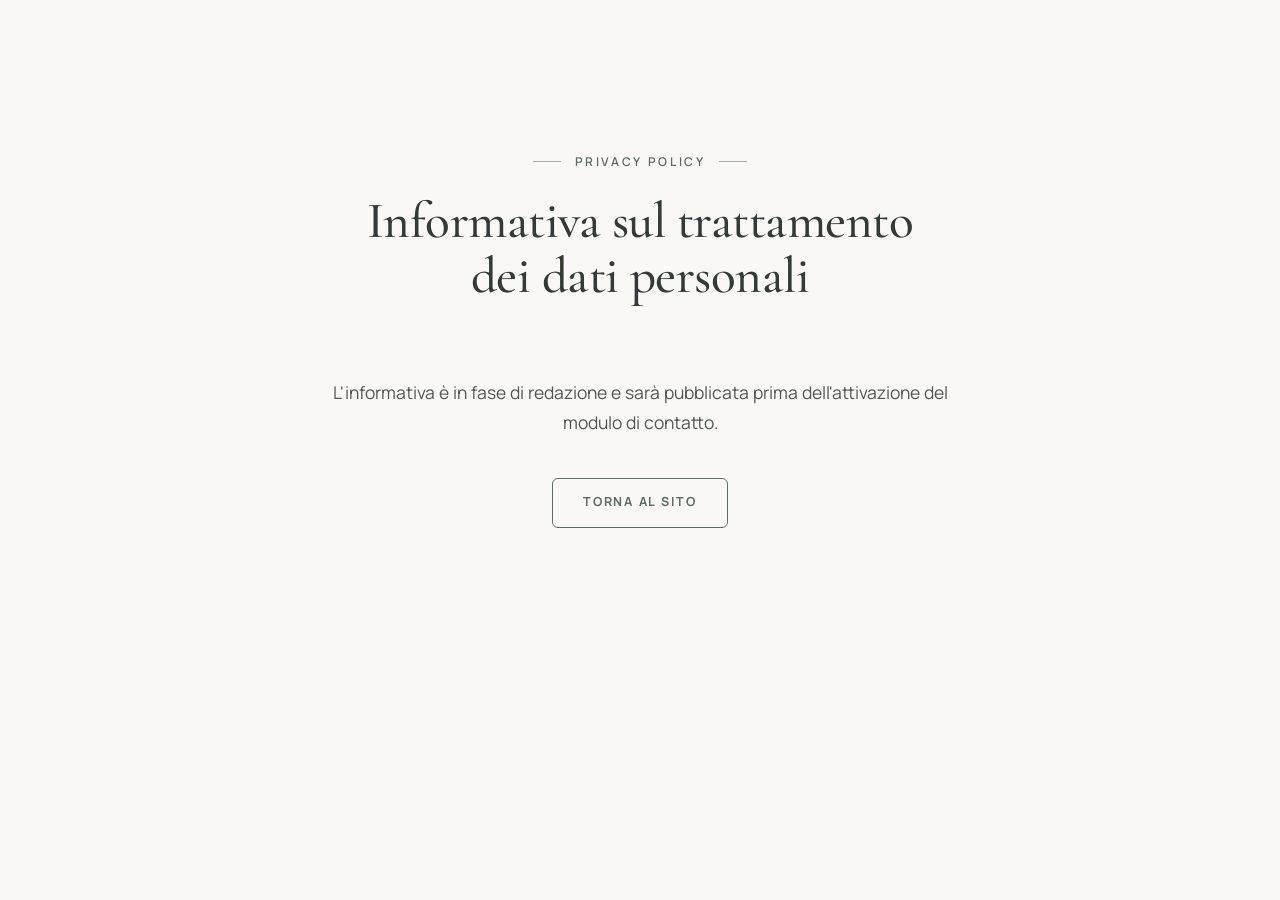
<file: privacy-policy.html>
<!doctype html>
<html lang="it">
<head>
  <meta charset="utf-8">
  <meta name="viewport" content="width=device-width, initial-scale=1">
  <title>Privacy Policy | Cecilia Mongini</title>
  <meta name="robots" content="noindex">
  <link rel="stylesheet" href="assets/css/style.css">
</head>
<body>
  <main class="section bg-avorio" style="min-height:100vh">
    <div class="container" style="max-width:760px">
      <header class="section-head">
        <p class="eyebrow">Privacy Policy</p>
        <h1 style="font-size:clamp(2.2rem,4vw,3.4rem)">Informativa sul trattamento dei dati personali</h1>
      </header>
      <!-- Testo da redigere a cura della titolare del trattamento (Reg. UE 2016/679 - GDPR)
           prima della pubblicazione del sito e dell'attivazione del modulo di contatto. -->
      <p style="text-align:center;color:#4F5754">L'informativa è in fase di redazione e sarà pubblicata prima dell'attivazione del modulo di contatto.</p>
      <p style="text-align:center;margin-top:40px"><a class="btn btn-secondary" href="index.html">Torna al sito</a></p>
    </div>
  </main>
</body>
</html>
</file>
<file: assets/css/style.css>
/* ==========================================================================
   Cecilia Mongini — Psicoterapeuta
   Editorial Calm × Contemporary Psychology × Natural Elegance
   ========================================================================== */

/* ---------- Font (self-hosted, nessuna chiamata a servizi esterni) ---------- */
@font-face {
  font-family: "Cormorant Garamond";
  font-style: normal;
  font-weight: 500 600;
  font-display: swap;
  src: url("../fonts/cormorant-garamond.woff2") format("woff2");
}
@font-face {
  font-family: "Cormorant Garamond";
  font-style: italic;
  font-weight: 500;
  font-display: swap;
  src: url("../fonts/cormorant-garamond-italic.woff2") format("woff2");
}
@font-face {
  font-family: "Manrope";
  font-style: normal;
  font-weight: 400 700;
  font-display: swap;
  src: url("../fonts/manrope.woff2") format("woff2");
}

/* ---------- Design tokens ---------- */
:root {
  --avorio: #FAF8F5;
  --lino: #EDE5DC;
  --salvia: #A8B5A4;
  --eucalipto: #596C63;
  --eucalipto-scuro: #4A5B53;
  --antracite: #333B39;
  --bianco: #FFFFFF;

  --testo: var(--antracite);
  --testo-soft: #4F5754; /* antracite schiarito, contrasto AA su avorio/bianco/lino */
  --linea: rgba(51, 59, 57, 0.12);
  --linea-salvia: rgba(168, 181, 164, 0.55);

  --serif: "Cormorant Garamond", Georgia, "Times New Roman", serif;
  --sans: "Manrope", system-ui, -apple-system, "Segoe UI", Roboto, sans-serif;

  --container: 1200px;
  --gutter: clamp(20px, 5vw, 48px);
  --section-y: clamp(80px, 11vw, 140px);
  --radius: 14px;
  --radius-sm: 6px;
  --header-h: 84px;

  --shadow-soft: 0 1px 2px rgba(51, 59, 57, 0.04), 0 8px 24px rgba(51, 59, 57, 0.05);
  --ease: cubic-bezier(0.22, 0.61, 0.36, 1);
}

/* ---------- Reset essenziale ---------- */
*, *::before, *::after { box-sizing: border-box; }
html {
  scroll-behavior: smooth;
  scroll-padding-top: calc(var(--header-h) + 8px);
  -webkit-text-size-adjust: 100%;
}
body {
  margin: 0;
  background: var(--avorio);
  color: var(--testo);
  font-family: var(--sans);
  font-size: clamp(16px, 1.05vw + 0.55rem, 17.5px);
  line-height: 1.75;
  font-weight: 400;
  -webkit-font-smoothing: antialiased;
  text-rendering: optimizeLegibility;
  overflow-x: hidden;
}
img { display: block; max-width: 100%; height: auto; }
a { color: inherit; }
p { margin: 0 0 1.1em; }
p:last-child { margin-bottom: 0; }
ul { margin: 0; padding: 0; list-style: none; }
h1, h2, h3 {
  font-family: var(--serif);
  font-weight: 500;
  color: var(--antracite);
  margin: 0;
  letter-spacing: -0.01em;
  text-wrap: balance;
}
h1 { font-size: clamp(2.5rem, 4.6vw + 0.6rem, 4.6rem); line-height: 1.08; }
h2 { font-size: clamp(2.1rem, 3.3vw + 0.6rem, 3.55rem); line-height: 1.12; }
h3 { font-size: clamp(1.5rem, 1vw + 1.1rem, 1.95rem); line-height: 1.22; font-weight: 600; }
strong { font-weight: 600; color: var(--antracite); }
em { font-family: var(--serif); font-style: italic; font-size: 1.12em; }

:focus-visible {
  outline: 2px solid var(--eucalipto);
  outline-offset: 3px;
  border-radius: 4px;
}

.skip-link {
  position: absolute;
  left: 16px;
  top: -60px;
  z-index: 200;
  background: var(--eucalipto);
  color: var(--bianco);
  padding: 10px 18px;
  border-radius: var(--radius-sm);
  text-decoration: none;
  font-weight: 600;
  transition: top 0.2s var(--ease);
}
.skip-link:focus { top: 12px; }

.visually-hidden {
  position: absolute !important;
  width: 1px; height: 1px;
  padding: 0; margin: -1px;
  overflow: hidden; clip: rect(0 0 0 0);
  white-space: nowrap; border: 0;
}

/* ---------- Layout ---------- */
.container {
  width: 100%;
  max-width: calc(var(--container) + var(--gutter) * 2);
  margin-inline: auto;
  padding-inline: var(--gutter);
}
.section { padding-block: var(--section-y); position: relative; }
.bg-avorio { background: var(--avorio); }
.bg-bianco { background: var(--bianco); }
.bg-lino { background: var(--lino); }

.section-head {
  text-align: center;
  max-width: 820px;
  margin: 0 auto clamp(48px, 6vw, 72px);
}
.eyebrow {
  display: inline-flex;
  align-items: center;
  gap: 14px;
  font-family: var(--sans);
  font-size: 0.75rem;
  font-weight: 600;
  letter-spacing: 0.22em;
  text-transform: uppercase;
  color: var(--eucalipto);
  margin: 0 0 22px;
}
.eyebrow::before, .eyebrow::after {
  content: "";
  width: 28px;
  height: 1px;
  background: var(--salvia);
}
.section-head .lead {
  margin: 26px auto 0;
  max-width: 680px;
  color: var(--testo-soft);
  font-size: 1.06em;
}

/* ---------- Pulsanti ---------- */
.btn {
  display: inline-flex;
  align-items: center;
  justify-content: center;
  gap: 10px;
  min-height: 50px;
  padding: 15px 30px;
  border-radius: var(--radius-sm);
  border: 1px solid var(--eucalipto);
  font-family: var(--sans);
  font-size: 0.78rem;
  font-weight: 700;
  letter-spacing: 0.14em;
  text-transform: uppercase;
  text-decoration: none;
  line-height: 1.2;
  text-align: center;
  cursor: pointer;
  transition: background-color 0.35s var(--ease), color 0.35s var(--ease), border-color 0.35s var(--ease), transform 0.35s var(--ease);
}
.btn-primary { background: var(--eucalipto); color: var(--bianco); }
.btn-primary:hover { background: var(--eucalipto-scuro); border-color: var(--eucalipto-scuro); }
.btn-secondary { background: transparent; color: var(--eucalipto); }
.btn-secondary:hover { background: rgba(89, 108, 99, 0.08); }
.btn:active { transform: translateY(1px); }
.section-cta { text-align: center; margin-top: clamp(48px, 6vw, 64px); }

/* ---------- Header ---------- */
.site-header {
  position: fixed;
  inset: 0 0 auto 0;
  z-index: 100;
  height: var(--header-h);
  background: rgba(250, 248, 245, 0.72);
  backdrop-filter: blur(10px);
  -webkit-backdrop-filter: blur(10px);
  border-bottom: 1px solid transparent;
  transition: background-color 0.4s var(--ease), box-shadow 0.4s var(--ease), border-color 0.4s var(--ease);
}
.site-header.is-scrolled {
  background: rgba(250, 248, 245, 0.97);
  border-bottom-color: var(--linea);
  box-shadow: 0 6px 24px rgba(51, 59, 57, 0.05);
}
.header-inner {
  height: 100%;
  width: 100%;
  max-width: 1440px;
  margin-inline: auto;
  padding-inline: clamp(20px, 2.6vw, 48px);
  display: flex;
  align-items: center;
  justify-content: space-between;
  gap: clamp(16px, 1.6vw, 32px);
}
.wordmark {
  display: inline-flex;
  flex-direction: column;
  text-decoration: none;
  line-height: 1;
  flex-shrink: 0;
}
.wordmark-name {
  font-family: var(--serif);
  font-weight: 600;
  font-size: clamp(1.3rem, 0.5vw + 1.05rem, 1.55rem);
  letter-spacing: 0.005em;
  color: var(--antracite);
  white-space: nowrap;
}
.wordmark-role {
  margin-top: 6px;
  font-family: var(--sans);
  font-size: 0.62rem;
  font-weight: 600;
  letter-spacing: 0.34em;
  text-transform: uppercase;
  color: var(--eucalipto);
}
.main-nav { display: flex; align-items: center; gap: clamp(16px, 1.8vw, 36px); }
.nav-list { display: flex; gap: clamp(12px, 1.25vw, 26px); }
.nav-list a {
  position: relative;
  font-size: clamp(0.8rem, 0.25vw + 0.62rem, 0.88rem);
  font-weight: 500;
  text-decoration: none;
  color: var(--antracite);
  padding: 8px 0;
  white-space: nowrap;
}
.nav-list a::after {
  content: "";
  position: absolute;
  left: 0; right: 0; bottom: 2px;
  height: 1px;
  background: var(--eucalipto);
  transform: scaleX(0);
  transform-origin: left;
  transition: transform 0.4s var(--ease);
}
.nav-list a:hover::after,
.nav-list a[aria-current="true"]::after { transform: scaleX(1); }
.header-cta { min-height: 44px; padding: 12px 20px; font-size: 0.7rem; letter-spacing: 0.1em; white-space: nowrap; flex-shrink: 0; }

.nav-toggle {
  display: none;
  width: 48px; height: 48px;
  border: 1px solid var(--linea);
  border-radius: var(--radius-sm);
  background: transparent;
  cursor: pointer;
  align-items: center;
  justify-content: center;
}
.nav-toggle-bars { position: relative; width: 20px; height: 12px; }
.nav-toggle-bars span {
  position: absolute; left: 0;
  width: 100%; height: 1.5px;
  background: var(--antracite);
  transition: transform 0.35s var(--ease), opacity 0.25s var(--ease), top 0.35s var(--ease);
}
.nav-toggle-bars span:nth-child(1) { top: 0; }
.nav-toggle-bars span:nth-child(2) { top: 5.25px; }
.nav-toggle-bars span:nth-child(3) { top: 10.5px; }
.nav-toggle[aria-expanded="true"] .nav-toggle-bars span:nth-child(1) { top: 5.25px; transform: rotate(45deg); }
.nav-toggle[aria-expanded="true"] .nav-toggle-bars span:nth-child(2) { opacity: 0; }
.nav-toggle[aria-expanded="true"] .nav-toggle-bars span:nth-child(3) { top: 5.25px; transform: rotate(-45deg); }

/* ---------- Hero ---------- */
.hero {
  position: relative;
  display: flex;
  align-items: center;
  min-height: min(88vh, 860px);
  padding: calc(var(--header-h) + clamp(64px, 9vw, 112px)) 0 clamp(72px, 9vw, 112px);
  overflow: hidden;
  isolation: isolate;
  background: var(--avorio);
}
.hero-media {
  position: absolute;
  inset: 0;
  z-index: -2;
}
.hero-media img {
  width: 100%;
  height: 100%;
  object-fit: cover;
  object-position: center 40%;
}
.hero::before {
  /* overlay avorio coprente per la leggibilità */
  content: "";
  position: absolute;
  inset: 0;
  z-index: -1;
  background:
    radial-gradient(ellipse 58% 62% at 50% 52%, rgba(250, 248, 245, 0.82) 0%, rgba(250, 248, 245, 0.7) 55%, rgba(250, 248, 245, 0.38) 100%);
}
.hero-content {
  text-align: center;
  max-width: 900px;
  margin-inline: auto;
}
.hero .eyebrow { margin-bottom: 30px; }
.hero h1 { margin-bottom: 30px; }
.h1-a { color: var(--antracite); display: block; }
.h1-b { display: block; }
.h1-b { color: var(--eucalipto); font-style: italic; }
@media (min-width: 768px) {
  /* da desktop/tablet il titolo resta su due righe esatte */
  .hero h1 { text-wrap: nowrap; }
  .h1-a, .h1-b { display: block; white-space: nowrap; }
}
.hero-sub {
  max-width: 660px;
  margin: 0 auto 42px;
  font-size: clamp(1.02rem, 0.35vw + 0.95rem, 1.16rem);
  color: var(--testo-soft);
}
.hero-actions {
  display: flex;
  flex-wrap: wrap;
  justify-content: center;
  gap: 14px;
}
.hero-micro {
  margin: 38px auto 0;
  font-size: 0.82rem;
  letter-spacing: 0.04em;
  color: var(--testo-soft);
}
.hero-micro span { color: var(--salvia); padding-inline: 8px; }
.hero-line {
  position: absolute;
  left: 50%;
  bottom: 0;
  width: 1px;
  height: clamp(36px, 5vw, 56px);
  background: linear-gradient(to bottom, transparent, var(--salvia));
}

/* ---------- Chi sono ---------- */
.about-layout {
  display: grid;
  grid-template-columns: minmax(0, 5fr) minmax(0, 7fr);
  grid-template-areas:
    "photo head"
    "photo text";
  grid-template-rows: auto 1fr;
  column-gap: clamp(48px, 7vw, 104px);
  align-items: start;
  max-width: 1100px;
  margin-inline: auto;
}
.about-head { grid-area: head; margin-bottom: 36px; align-self: end; }
.portrait { grid-area: photo; align-self: center; }
.about-text { grid-area: text; }
.portrait {
  position: relative;
  width: 100%;
  max-width: 360px;
  margin: 0 auto;
}
.portrait::before {
  content: "";
  position: absolute;
  inset: -14px;
  border-radius: 50%;
  border: 1px solid var(--linea-salvia);
}
.portrait::after {
  content: "";
  position: absolute;
  width: 44%;
  aspect-ratio: 1;
  right: -8%;
  bottom: -6%;
  border-radius: 50%;
  background: var(--lino);
  z-index: 0;
  opacity: 0.7;
}
.portrait img {
  position: relative;
  z-index: 1;
  width: 100%;
  aspect-ratio: 1 / 1;
  object-fit: cover;
  border-radius: 50%;
  background: var(--bianco);
}
.about-text p { color: var(--antracite); }

/* ---------- Card (A chi mi rivolgo) ---------- */
.cards-3 {
  display: grid;
  grid-template-columns: repeat(3, minmax(0, 1fr));
  gap: clamp(20px, 2.4vw, 32px);
}
.card {
  background: var(--bianco);
  border: 1px solid var(--linea);
  border-radius: var(--radius);
  padding: clamp(32px, 3.2vw, 44px) clamp(26px, 2.8vw, 38px);
  transition: border-color 0.45s var(--ease), box-shadow 0.45s var(--ease), transform 0.45s var(--ease);
  display: flex;
  flex-direction: column;
  align-items: center;
  text-align: center;
}
.card:hover {
  border-color: var(--linea-salvia);
  box-shadow: var(--shadow-soft);
  transform: translateY(-3px);
}
.card-icon {
  position: relative;
  display: inline-flex;
  align-items: center;
  justify-content: center;
  width: 68px; height: 68px;
  border-radius: 50%;
  background: var(--lino);
  color: var(--eucalipto);
  margin-bottom: 28px;
  transition: background-color 0.45s var(--ease), color 0.45s var(--ease);
}
.card-icon::after {
  content: "";
  position: absolute;
  inset: -7px;
  border-radius: 50%;
  border: 1px solid var(--linea-salvia);
  transition: transform 0.6s var(--ease), opacity 0.6s var(--ease);
}
.card-icon svg { width: 30px; height: 30px; }
.card:hover .card-icon { background: var(--eucalipto); color: var(--bianco); }
.card:hover .card-icon::after { transform: scale(1.12); opacity: 0.5; }
.card h3 { margin-bottom: 16px; }
.card p { color: var(--testo-soft); }

/* ---------- Approccio: costellazione attorno a un emblema ---------- */
.orbit {
  position: relative;
  display: grid;
  grid-template-columns: minmax(0, 1fr) clamp(260px, 26vw, 340px) minmax(0, 1fr);
  align-items: center;
  column-gap: clamp(32px, 4vw, 64px);
  max-width: 1120px;
  margin-inline: auto;
}
.orbit-list { display: contents; }
.orbit-item {
  position: relative;
  max-width: 340px;
}
.orbit-item h3 {
  font-size: clamp(1.45rem, 0.6vw + 1.2rem, 1.75rem);
  margin-bottom: 10px;
}
.orbit-item p { color: var(--testo-soft); }
.orbit-left { grid-column: 1; text-align: right; justify-self: end; padding-right: 34px; }
.orbit-right { grid-column: 3; text-align: left; justify-self: start; padding-left: 34px; }
.orbit-item:nth-child(1), .orbit-item:nth-child(3) { grid-row: 1; align-self: end; margin-bottom: clamp(28px, 4vw, 56px); }
.orbit-item:nth-child(2), .orbit-item:nth-child(4) { grid-row: 2; align-self: start; margin-top: clamp(28px, 4vw, 56px); }
/* filo sottile + nodo che collega ogni voce all'emblema */
.orbit-item::before {
  content: "";
  position: absolute;
  top: 0.95em;
  width: 22px; height: 1px;
  background: var(--salvia);
}
.orbit-item::after {
  content: "";
  position: absolute;
  top: calc(0.95em - 4px);
  width: 9px; height: 9px;
  border-radius: 50%;
  background: var(--bianco);
  border: 1px solid var(--eucalipto);
}
.orbit-left::before { right: 0; }
.orbit-left::after { right: -4px; }
.orbit-right::before { left: 0; }
.orbit-right::after { left: -4px; }
.orbit-center {
  grid-column: 2;
  grid-row: 1 / span 2;
  width: 100%;
}
.orbit-center svg { width: 100%; height: auto; display: block; overflow: visible; }
.orbit-spin, .orbit-spin-rev { transform-origin: 160px 160px; transform-box: view-box; }
.orbit-spin { animation: spin 60s linear infinite; }
.orbit-spin-rev { animation: spin 90s linear infinite reverse; }
@keyframes spin { to { transform: rotate(360deg); } }
.orbit-left.reveal { transform: translateX(-22px); }
.orbit-right.reveal { transform: translateX(22px); }
.orbit-item.reveal.is-visible { transform: none; }
.orbit-center.reveal { transform: scale(0.94); transition-duration: 1.4s; }
.orbit-center.reveal.is-visible { transform: none; }

/* ---------- Servizi ---------- */
.services-grid {
  display: grid;
  grid-template-columns: repeat(2, minmax(0, 1fr));
  gap: clamp(22px, 2.6vw, 36px);
  max-width: 1080px;
  margin-inline: auto;
}
.service-card {
  background: var(--bianco);
  border: 1px solid var(--linea);
  border-radius: var(--radius);
  overflow: hidden;
  display: flex;
  flex-direction: column;
  transition: box-shadow 0.45s var(--ease), transform 0.45s var(--ease);
}
.service-card:hover { box-shadow: var(--shadow-soft); transform: translateY(-3px); }
.service-media {
  aspect-ratio: 16 / 10;
  overflow: hidden;
  background: var(--lino);
}
.service-media img {
  width: 100%; height: 100%;
  object-fit: cover;
  transition: transform 1.2s var(--ease);
  filter: saturate(0.82);
}
.service-card:hover .service-media img { transform: scale(1.03); }
.service-body { padding: clamp(28px, 3vw, 40px); flex: 1; }
.service-body h3 { margin-bottom: 14px; }
.service-body p { color: var(--testo-soft); }

/* ---------- Come funziona: linea che si disegna + nodi che si accendono ---------- */
.timeline {
  --progress: 0;
  position: relative;
  list-style: none;
  margin: 0 auto;
  padding: 0;
  display: grid;
  grid-template-columns: repeat(4, minmax(0, 1fr));
  gap: clamp(24px, 3vw, 44px);
  max-width: 1160px;
}
.timeline::before,
.timeline::after {
  content: "";
  position: absolute;
  top: 36px;
  left: 12.5%;
  right: 12.5%;
  height: 1px;
}
.timeline::before { background: var(--linea); }
.timeline::after {
  height: 2px;
  top: 35.5px;
  background: linear-gradient(90deg, var(--salvia), var(--eucalipto) 60%, var(--salvia));
  background-size: 200% 100%;
  transform-origin: left center;
  transform: scaleX(0);
  transition: transform 2.6s cubic-bezier(0.65, 0, 0.35, 1);
  animation: shimmer 4s linear infinite;
}
.timeline.is-drawn::after { transform: scaleX(1); }
@keyframes shimmer { to { background-position: -200% 0; } }

.step { position: relative; text-align: center; }
.step-node {
  position: relative;
  z-index: 1;
  display: inline-flex;
  align-items: center;
  justify-content: center;
  width: 72px; height: 72px;
  margin-bottom: 30px;
  border-radius: 50%;
  background: var(--bianco);
  border: 1px solid var(--linea-salvia);
  color: var(--salvia);
  font-family: var(--serif);
  font-size: 1.45rem;
  font-weight: 600;
  font-variant-numeric: lining-nums;
  transition: background-color 0.6s var(--ease), color 0.6s var(--ease), border-color 0.6s var(--ease), transform 0.6s var(--ease), box-shadow 0.6s var(--ease);
}
.step-node::before {
  /* alone che pulsa */
  content: "";
  position: absolute;
  inset: -1px;
  border-radius: 50%;
  border: 1px solid var(--eucalipto);
  opacity: 0;
}
.step h3, .step p {
  opacity: 0;
  transform: translateY(14px);
  transition: opacity 0.9s var(--ease), transform 0.9s var(--ease);
}
.step h3 { font-size: clamp(1.35rem, 0.6vw + 1.1rem, 1.6rem); margin-bottom: 12px; }
.step p { color: var(--testo-soft); max-width: 280px; margin-inline: auto; }
.step.is-on .step-node {
  background: var(--eucalipto);
  border-color: var(--eucalipto);
  color: var(--bianco);
  transform: scale(1.04);
  box-shadow: 0 10px 30px rgba(89, 108, 99, 0.22);
}
.step.is-on .step-node::before { animation: pulse 2.8s var(--ease) infinite; }
.step.is-on h3, .step.is-on p { opacity: 1; transform: none; }
.step.is-on p { transition-delay: 0.12s; }
@keyframes pulse {
  0% { transform: scale(1); opacity: 0.55; }
  100% { transform: scale(1.55); opacity: 0; }
}
.no-js .timeline::after { transform: scaleX(1); }
.no-js .step h3, .no-js .step p { opacity: 1; transform: none; }

/* ---------- Dove ricevo ---------- */
#dove-ricevo .section-head { margin-bottom: clamp(36px, 4vw, 48px); }
.where-badge {
  display: flex;
  flex-direction: column;
  align-items: center;
  gap: 6px;
  width: fit-content;
  min-width: 240px;
  margin-inline: auto;
  padding: 30px 44px 28px;
  background: var(--bianco);
  border: 1px solid var(--linea);
  border-radius: var(--radius);
  text-align: center;
}
.where-icon {
  display: inline-flex;
  align-items: center;
  justify-content: center;
  width: 54px; height: 54px;
  margin-bottom: 10px;
  border-radius: 50%;
  background: var(--lino);
  color: var(--eucalipto);
}
.where-icon svg { width: 26px; height: 26px; }
.where-label {
  font-family: var(--serif);
  font-size: 1.75rem;
  font-weight: 600;
  line-height: 1.1;
  color: var(--antracite);
}
.where-sub {
  font-size: 0.78rem;
  font-weight: 600;
  letter-spacing: 0.18em;
  text-transform: uppercase;
  color: var(--eucalipto);
}

/* ---------- FAQ ---------- */
.faq-list {
  max-width: 740px;
  margin-inline: auto;
  display: grid;
  gap: 10px;
}
.faq-item {
  background: var(--avorio);
  border: 1px solid var(--linea);
  border-radius: var(--radius);
  padding-inline: clamp(18px, 2.4vw, 30px);
  transition: border-color 0.35s var(--ease), background-color 0.35s var(--ease);
}
.faq-item.is-open { border-color: var(--linea-salvia); background: var(--lino); }
.faq-item h3 { font-size: inherit; font-family: var(--sans); font-weight: inherit; }
.faq-trigger {
  width: 100%;
  display: flex;
  align-items: center;
  justify-content: space-between;
  gap: 24px;
  padding: 18px 2px;
  background: none;
  border: 0;
  text-align: left;
  font-family: var(--serif);
  font-size: clamp(1.12rem, 0.4vw + 1rem, 1.3rem);
  font-weight: 600;
  line-height: 1.35;
  color: var(--antracite);
  cursor: pointer;
}
.faq-trigger:hover { color: var(--eucalipto); }
.faq-icon {
  position: relative;
  flex-shrink: 0;
  width: 30px; height: 30px;
  border-radius: 50%;
  border: 1px solid var(--linea-salvia);
  transition: background-color 0.35s var(--ease), border-color 0.35s var(--ease);
}
.faq-icon::before, .faq-icon::after {
  content: "";
  position: absolute;
  left: 50%; top: 50%;
  width: 12px; height: 1.5px;
  background: var(--eucalipto);
  transform: translate(-50%, -50%);
  transition: transform 0.4s var(--ease);
}
.faq-icon::after { transform: translate(-50%, -50%) rotate(90deg); }
.faq-trigger[aria-expanded="true"] .faq-icon { background: var(--eucalipto); border-color: var(--eucalipto); }
.faq-trigger[aria-expanded="true"] .faq-icon::before,
.faq-trigger[aria-expanded="true"] .faq-icon::after { background: var(--bianco); }
.faq-trigger[aria-expanded="true"] .faq-icon::after { transform: translate(-50%, -50%) rotate(0deg); }
.faq-panel {
  display: grid;
  grid-template-rows: 0fr;
  transition: grid-template-rows 0.5s var(--ease);
}
.faq-panel > div {
  overflow: hidden;
  visibility: hidden; /* contenuto chiuso nascosto anche alle tecnologie assistive */
  transition: visibility 0s linear 0.5s;
}
.faq-panel p { padding: 0 48px 20px 2px; font-size: 0.95em; color: var(--testo-soft); }
.faq-item.is-open .faq-panel { grid-template-rows: 1fr; }
.faq-item.is-open .faq-panel > div { visibility: visible; transition: visibility 0s; }
.no-js .faq-panel { grid-template-rows: 1fr; }
.no-js .faq-panel > div { visibility: visible; }

/* ---------- Contatti ---------- */
.contact-wrap {
  max-width: 660px;
  margin-inline: auto;
}
.contact-intro {
  text-align: center;
  color: var(--testo-soft);
  max-width: 660px;
  margin: 0 auto clamp(40px, 5vw, 56px);
}
.contact-form {
  background: var(--bianco);
  border: 1px solid var(--linea);
  border-radius: var(--radius);
  padding: clamp(24px, 3.4vw, 40px);
}
.form-grid {
  display: grid;
  grid-template-columns: repeat(2, minmax(0, 1fr));
  gap: 18px 20px;
}
.field { display: flex; flex-direction: column; gap: 8px; }
.field-full { grid-column: 1 / -1; }
.field label {
  font-size: 0.82rem;
  font-weight: 600;
  letter-spacing: 0.03em;
  color: var(--antracite);
}
.field .optional { font-weight: 400; color: var(--testo-soft); }
.field input,
.field textarea {
  width: 100%;
  font: inherit;
  font-size: 1rem;
  color: var(--antracite);
  background: var(--avorio);
  border: 1px solid rgba(51, 59, 57, 0.22);
  border-radius: var(--radius-sm);
  padding: 11px 14px;
  min-height: 46px;
  transition: border-color 0.3s var(--ease), background-color 0.3s var(--ease), box-shadow 0.3s var(--ease);
}
.field textarea { min-height: 120px; resize: vertical; line-height: 1.6; }
.field input:focus,
.field textarea:focus {
  outline: none;
  border-color: var(--eucalipto);
  background: var(--bianco);
  box-shadow: 0 0 0 3px rgba(89, 108, 99, 0.18);
}
.field [aria-invalid="true"] { border-color: var(--antracite); box-shadow: inset 0 0 0 1px var(--antracite); }
.field-error {
  font-size: 0.82rem;
  color: var(--antracite);
  font-weight: 600;
  min-height: 0;
}
.field-error:empty { display: none; }
.form-note {
  display: flex;
  gap: 12px;
  margin-top: 6px;
  padding: 16px 18px;
  border-left: 2px solid var(--salvia);
  background: var(--avorio);
  border-radius: 0 var(--radius-sm) var(--radius-sm) 0;
  font-size: 0.88rem;
  line-height: 1.6;
  color: var(--testo-soft);
}
.consent {
  display: grid;
  grid-template-columns: 22px minmax(0, 1fr);
  gap: 12px;
  align-items: start;
  font-size: 0.9rem;
  line-height: 1.6;
  color: var(--testo-soft);
}
.consent input {
  width: 20px; height: 20px;
  margin: 2px 0 0;
  accent-color: var(--eucalipto);
  cursor: pointer;
}
.consent a { color: var(--eucalipto); text-underline-offset: 3px; }
.form-actions { margin-top: 32px; text-align: center; }
.form-status {
  margin-top: 20px;
  text-align: center;
  font-size: 0.92rem;
  color: var(--testo-soft);
}
.form-status:empty { display: none; }
.form-status.is-error { color: var(--antracite); font-weight: 600; }

/* ---------- Footer ---------- */
.site-footer {
  background: var(--antracite);
  color: rgba(250, 248, 245, 0.82);
  padding: clamp(72px, 9vw, 104px) 0 36px;
  font-size: 0.94rem;
}
.footer-grid {
  display: grid;
  grid-template-columns: minmax(0, 1.4fr) minmax(0, 1fr) minmax(0, 1fr);
  gap: clamp(40px, 6vw, 80px);
  padding-bottom: clamp(48px, 6vw, 64px);
  border-bottom: 1px solid rgba(250, 248, 245, 0.14);
}
.footer-brand .wordmark-name { color: var(--avorio); font-size: 1.7rem; }
.footer-brand .footer-role {
  margin: 10px 0 22px;
  font-size: 0.86rem;
  color: rgba(250, 248, 245, 0.78);
}
.footer-quote {
  font-family: var(--serif);
  font-style: italic;
  font-size: 1.35rem;
  line-height: 1.4;
  color: var(--avorio);
  max-width: 340px;
}
.footer-title {
  font-size: 0.72rem;
  font-weight: 600;
  letter-spacing: 0.22em;
  text-transform: uppercase;
  color: var(--salvia);
  margin: 0 0 18px;
}
.footer-links li { margin-bottom: 8px; }
.footer-links-2col { display: grid; grid-template-columns: repeat(2, minmax(0, max-content)); column-gap: 36px; }
.footer-links a {
  text-decoration: none;
  color: rgba(250, 248, 245, 0.86);
  transition: color 0.3s var(--ease);
  display: inline-block;
  padding: 3px 0;
}
.footer-links a:hover { color: var(--bianco); text-decoration: underline; text-underline-offset: 4px; }
.footer-bottom {
  display: flex;
  flex-wrap: wrap;
  justify-content: space-between;
  gap: 12px 24px;
  padding-top: 28px;
  font-size: 0.82rem;
  color: rgba(250, 248, 245, 0.7);
}
.site-footer :focus-visible { outline-color: var(--salvia); }

/* ---------- Decorazioni botaniche ---------- */
.botanical {
  position: absolute;
  pointer-events: none;
  color: var(--salvia);
  opacity: 0.55;
}
.botanical-a { right: max(2vw, 12px); top: 64px; width: clamp(70px, 9vw, 130px); }
.botanical-b { left: max(2vw, 12px); bottom: 56px; width: clamp(60px, 7vw, 110px); transform: scaleX(-1); }

/* ---------- Animazioni di apparizione ---------- */
.reveal {
  opacity: 0;
  transform: translateY(18px);
  transition: opacity 1s var(--ease), transform 1s var(--ease);
}
.reveal.is-visible { opacity: 1; transform: none; }
.no-js .reveal { opacity: 1; transform: none; }

@media (prefers-reduced-motion: reduce) {
  html { scroll-behavior: auto; }
  *, *::before, *::after {
    animation-duration: 0.01ms !important;
    transition-duration: 0.01ms !important;
  }
  .reveal { opacity: 1; transform: none; }
}

/* ==========================================================================
   Responsive
   ========================================================================== */

/* Header: menu burger solo su mobile / tablet (sotto i 1100px) */
@media (max-width: 1099px) {
  :root { --header-h: 76px; }
  .nav-toggle { display: inline-flex; }
  .main-nav {
    position: fixed;
    top: var(--header-h);
    left: 0; right: 0;
    height: calc(100dvh - var(--header-h));
    flex-direction: column;
    align-items: stretch;
    justify-content: flex-start;
    gap: 32px;
    padding: 24px var(--gutter) 48px;
    background: var(--avorio);
    border-top: 1px solid var(--linea);
    overflow-y: auto;
    opacity: 0;
    visibility: hidden;
    transform: translateY(-8px);
    transition: opacity 0.35s var(--ease), transform 0.35s var(--ease), visibility 0s linear 0.35s;
  }
  .main-nav.is-open {
    opacity: 1;
    visibility: visible;
    transform: none;
    transition: opacity 0.35s var(--ease), transform 0.35s var(--ease), visibility 0s;
  }
  .nav-list { flex-direction: column; gap: 0; }
  .nav-list a {
    display: block;
    padding: 14px 0;
    font-family: var(--serif);
    font-size: 1.5rem;
    font-weight: 500;
    border-bottom: 1px solid var(--linea);
  }
  .nav-list a::after { display: none; }
  .header-cta { min-height: 52px; font-size: 0.78rem; letter-spacing: 0.14em; }
  body.nav-open { overflow: hidden; }
}

/* Tablet */
@media (max-width: 1024px) {
  .cards-3 { grid-template-columns: minmax(0, 1fr); max-width: 640px; margin-inline: auto; }
  .footer-grid { grid-template-columns: minmax(0, 1fr) minmax(0, 1fr); }
  .footer-brand { grid-column: 1 / -1; }

  /* Approccio: emblema in alto, voci 2x2 */
  .orbit {
    grid-template-columns: repeat(2, minmax(0, 1fr));
    gap: 48px clamp(32px, 6vw, 64px);
    max-width: 760px;
  }
  .orbit-center { grid-column: 1 / -1; grid-row: 1; width: min(240px, 70vw); justify-self: center; }
  .orbit .orbit-item:nth-child(n) {
    grid-column: auto; grid-row: auto;
    justify-self: stretch; align-self: start;
    max-width: none; margin: 0;
    text-align: center;
    padding: 26px 0 0;
  }
  .orbit-item::before { display: none; }
  .orbit-item::after, .orbit-left::after, .orbit-right::after { top: 0; left: calc(50% - 4.5px); right: auto; }
  .orbit-left.reveal, .orbit-right.reveal { transform: translateY(18px); }

  /* Come funziona: 2x2 su tablet → linea verticale */
}

/* Come funziona verticale sotto i 900px */
@media (max-width: 899px) {
  .timeline { grid-template-columns: minmax(0, 1fr); gap: 0; max-width: 560px; }
  .timeline::before, .timeline::after {
    top: 28px; bottom: 28px;
    left: 27.5px; right: auto;
    width: 1px; height: auto;
  }
  .timeline::after {
    width: 2px; left: 27px;
    background: linear-gradient(180deg, var(--salvia), var(--eucalipto) 60%, var(--salvia));
    background-size: 100% 200%;
    transform: scaleY(0);
    transform-origin: center top;
    animation-name: shimmer-v;
  }
  .timeline.is-drawn::after { transform: scaleY(1); }
  .no-js .timeline::after { transform: scaleY(1); }
  .step {
    text-align: left;
    display: grid;
    grid-template-columns: 56px minmax(0, 1fr);
    column-gap: 24px;
    padding-bottom: 44px;
  }
  .step:last-child { padding-bottom: 0; }
  .step-node { grid-row: 1 / span 2; width: 56px; height: 56px; margin: 0; font-size: 1.2rem; }
  .step h3 { margin-top: 12px; }
  .step p { margin-inline: 0; max-width: none; }
}
@keyframes shimmer-v { to { background-position: 0 -200%; } }

/* Mobile */
@media (max-width: 767px) {
  .about-layout {
    grid-template-columns: minmax(0, 1fr);
    grid-template-areas: "photo" "head" "text";
    grid-template-rows: auto;
  }
  .portrait { max-width: 230px; margin-bottom: 52px; }
  .about-head { margin-bottom: 32px; }
  .services-grid { grid-template-columns: minmax(0, 1fr); }
  .form-grid { grid-template-columns: minmax(0, 1fr); }
  .faq-panel p { padding-right: 4px; }
  .faq-trigger { padding: 20px 0; }
  .footer-grid { grid-template-columns: minmax(0, 1fr); }
  .footer-bottom { flex-direction: column; }
  .botanical { display: none; }
  .hero { min-height: auto; }
}

@media (max-width: 600px) {
  .orbit { grid-template-columns: minmax(0, 1fr); gap: 40px; }
  .orbit-center { width: min(220px, 64vw); }
}

@media (max-width: 480px) {
  .hero-actions { flex-direction: column; align-items: stretch; }
  .hero-actions .btn { width: 100%; }
  .hero-micro span { display: block; height: 0; overflow: hidden; }
  .wordmark-name { font-size: 1.22rem; }
  .wordmark-role { font-size: 0.56rem; letter-spacing: 0.3em; }
  .btn { padding-inline: 22px; letter-spacing: 0.1em; }
  .section-cta .btn, .form-actions .btn { width: 100%; }
}

@media (max-width: 360px) {
  .wordmark-name { font-size: 1.08rem; }
  .eyebrow { letter-spacing: 0.16em; gap: 10px; }
  .eyebrow::before, .eyebrow::after { width: 16px; }
  .footer-links-2col { grid-template-columns: minmax(0, 1fr); }
}

/* Messaggi di errore: icona testuale + testo, mai solo colore */
.field-error::before { content: "!"; display: inline-block; width: 1.1em; height: 1.1em; margin-right: 6px; border-radius: 50%; background: var(--antracite); color: var(--avorio); font-size: 0.72rem; line-height: 1.1em; text-align: center; vertical-align: 1px; }
.form-status.is-error::before { content: ""; }

@media (max-width: 480px) {
  .hero .eyebrow::before, .hero .eyebrow::after { display: none; }
  .hero .eyebrow { letter-spacing: 0.16em; }
}
</file>
